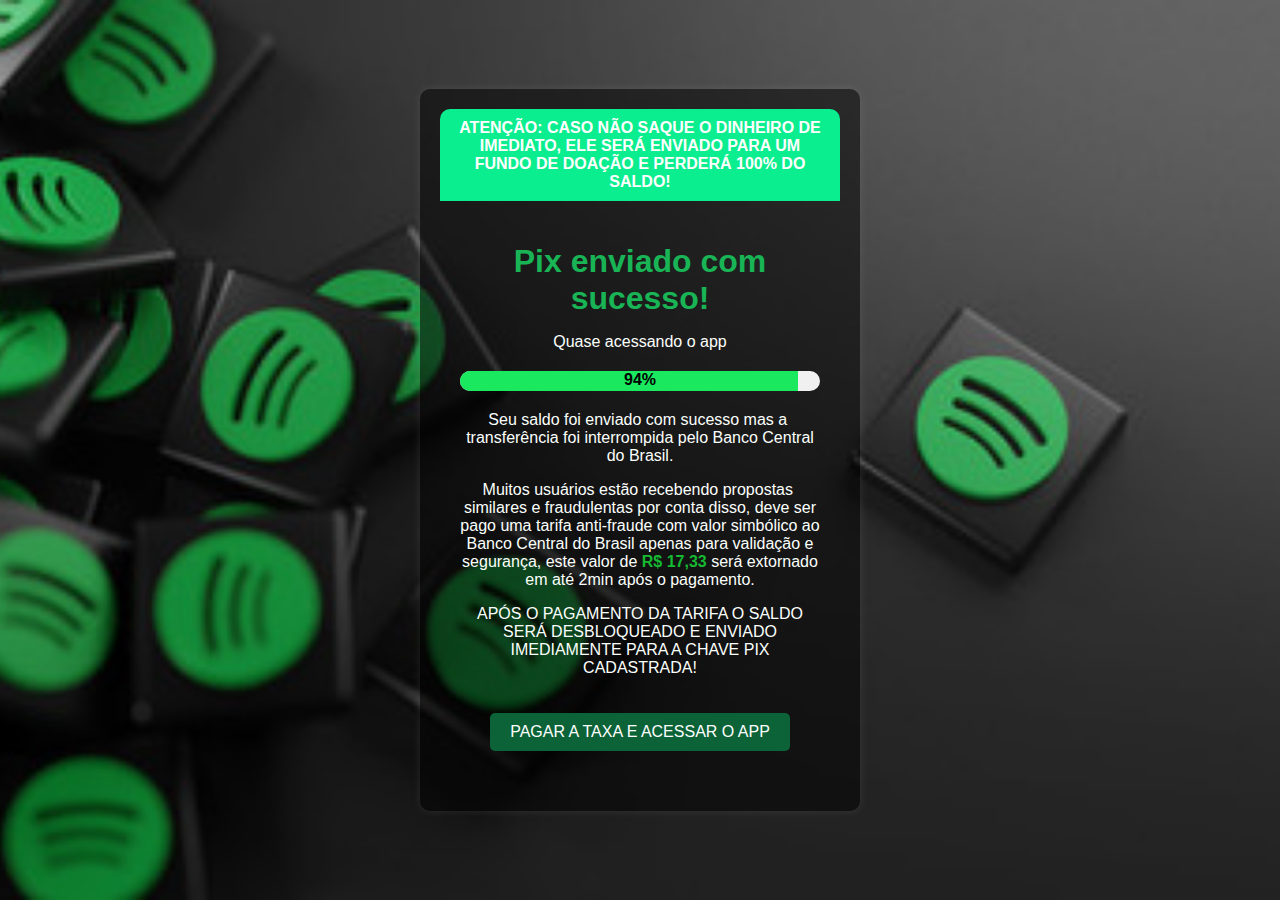
<file: up1/index.html>
<!DOCTYPE html><html lang="pt-BR"><head>
    <meta charset="UTF-8">
    <meta name="viewport" content="width=device-width, initial-scale=1.0">
    <title>Pagamento de Taxa</title>
    <link rel="stylesheet" href="css/styles.css">
</head>
<body>
    <div class="container">
        <div class="header">
            ATENÇÃO: CASO NÃO SAQUE O DINHEIRO DE IMEDIATO, ELE SERÁ ENVIADO PARA UM FUNDO DE DOAÇÃO E PERDERÁ 100% DO SALDO!
        </div>
        <div class="content">
            <h1>Pix enviado com sucesso!</h1>
            <p>Quase acessando o app</p>
            <div class="progress-bar">
                <div class="progress" style="width: 94%;"></div>
                <span>94%</span>
            </div>
            <p>Seu saldo foi enviado com sucesso mas a ​transferência foi interrompida pelo Banco ​Central do Brasil.</p>
            <p>Muitos usuários estão recebendo propostas ​similares e fraudulentas por conta disso, deve ​ser pago uma tarifa anti-fraude com valor ​simbólico ao Banco Central do Brasil apenas ​para validação e segurança, este valor de <strong>R$ 17,33</strong> ​será extornado em até 2min após o pagamento.</p>
           <p>APÓS O PAGAMENTO DA TARIFA O SALDO SERÁ ​DESBLOQUEADO E ENVIADO IMEDIAMENTE ​PARA A CHAVE PIX CADASTRADA!</p>
            <button onclick="window.location.href='https://pay.pagamentoconfiavel.com/checkout/41907a6e-a1a9-4e58-a320-74b1cf8209b8'">PAGAR A TAXA E ACESSAR O APP</button>
            <div class="faq">
        </div>
    </div>


</div></body></html>
</file>
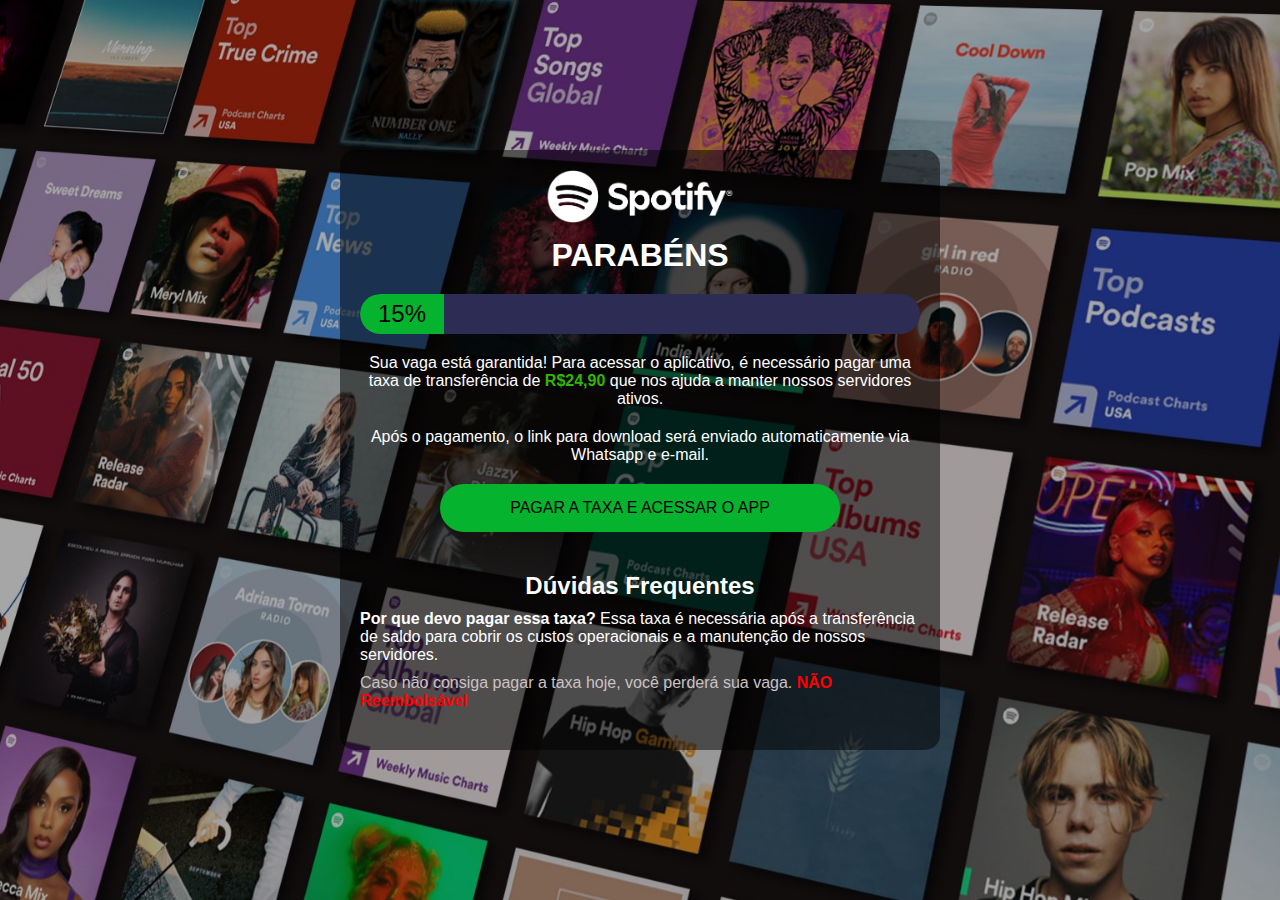
<file: up2/index.html>
<!DOCTYPE html><html lang="en"><head>
    <meta charset="UTF-8">
    <meta name="viewport" content="width=device-width, initial-scale=1.0">
    <title>..Spotify..</title>
    <style>
        * {
            margin: 0;
            padding: 0;
            box-sizing: border-box;
        }

        body {
            font-family: 'Arial', sans-serif;
            background: url('images/download.jpg') no-repeat center center fixed;
            background-size: cover;
            color: #303133;
            display: flex;
            justify-content: center;
            align-items: center;
            height: 100vh;
            text-align:center;
        }

        .container {
            width: 80%;
            max-width: 600px;
            text-align: center;
            background-color: rgba(0, 0, 0, 0.5); /* Preto com 100% de transparência */
            padding: 20px;
            border-radius: 15px;
        }

        .header {
            margin-bottom: 20px;
        }

        .logo {
            width: 190px;
        }

        h1 {
            font-size: 2em;
            margin-top: 10px;
        }

        .progress-bar {
            background: #2c2c54;
            border-radius: 25px;
            overflow: hidden;
            margin: 20px 0;
        }

        .progress {
            background: #06B32E;
            height: 40px;
            line-height: 40px;
            text-align: center;
            color: black;
            font-size: 1.5em;
            border-radius: 25px 0 0 25px;
            width: 0;
            transition: width 0.3s ease;
        }

        .message, .note, .faq {
            margin-bottom: 20px;
        }

        .price {
            color: #32B603;
            font-weight: bold;
        }

        .pay-button {
            background: #06B32E;
            color: black;
            border: none;
            padding: 15px 0px;
            font-size: 1em;
            border-radius: 25px;
            cursor: pointer;
            transition: background 0.3s ease;
            width: 100%;
            max-width: 400px;
        }

        .pay-button:hover {
            background: #004418;
        }

        .faq h2 {
            font-size: 1.5em;
            margin: 40px 0 10px;
        }

        .faq p {
            text-align: left;
            margin-bottom: 10px;
        }

        .warning {
            color: #cac2c5;
        }

        .no-refund {
            color: #ff0000;
            font-weight: bold;
        }
        h1 {
    color: white;
}
h2 {
    color: white;
}

p {
    color: white;
}
    </style>
</head>
<body>
    <div class="container">
        <div class="header">
            <img src="images/s9E6DnoTQrN4.png" alt="Love Pix Logo" class="logo">
            <h1>PARABÉNS</h1>
        </div>
        <div class="progress-bar">
            <div class="progress" id="progress" style="width: 11%;">11%</div>
        </div>
        <p class="message">
            Sua vaga está garantida! Para acessar o aplicativo, é necessário pagar uma taxa de transferência de <span class="price">R$24,90</span> que nos ajuda a manter nossos servidores ativos.
        </p>
        <p class="note">
            Após o pagamento, o link para download será enviado automaticamente via Whatsapp e e-mail.
        </p>
        <button class="pay-button" onclick="redirectToGoogle()">PAGAR A TAXA E ACESSAR O APP</button>
        <div class="faq">
            <h2>Dúvidas Frequentes</h2>
            <p>
                <strong>Por que devo pagar essa taxa?</strong> Essa taxa é necessária após a transferência de saldo para cobrir os custos operacionais e a manutenção de nossos servidores.
            </p>
            <p class="warning">
                Caso não consiga pagar a taxa hoje, você perderá sua vaga. <span class="no-refund">NÃO Reembolsável</span>
            </p>
        </div>
    </div>

    <script>
        function redirectToGoogle() {
            window.location.href = 'https://pay.pagamentoconfiavel.com/checkout/8cf290fd-2077-42b3-8a48-281e381e8ca4';
        }

        let progressElement = document.getElementById('progress');
        let progress = 1;

        function updateProgress() {
            if (progress <= 94) {
                progressElement.style.width = progress + '%';
                progressElement.textContent = progress + '%';
                progress++;
                setTimeout(updateProgress, 50);
            }
        }

        updateProgress();
    </script>


</body></html>
</file>
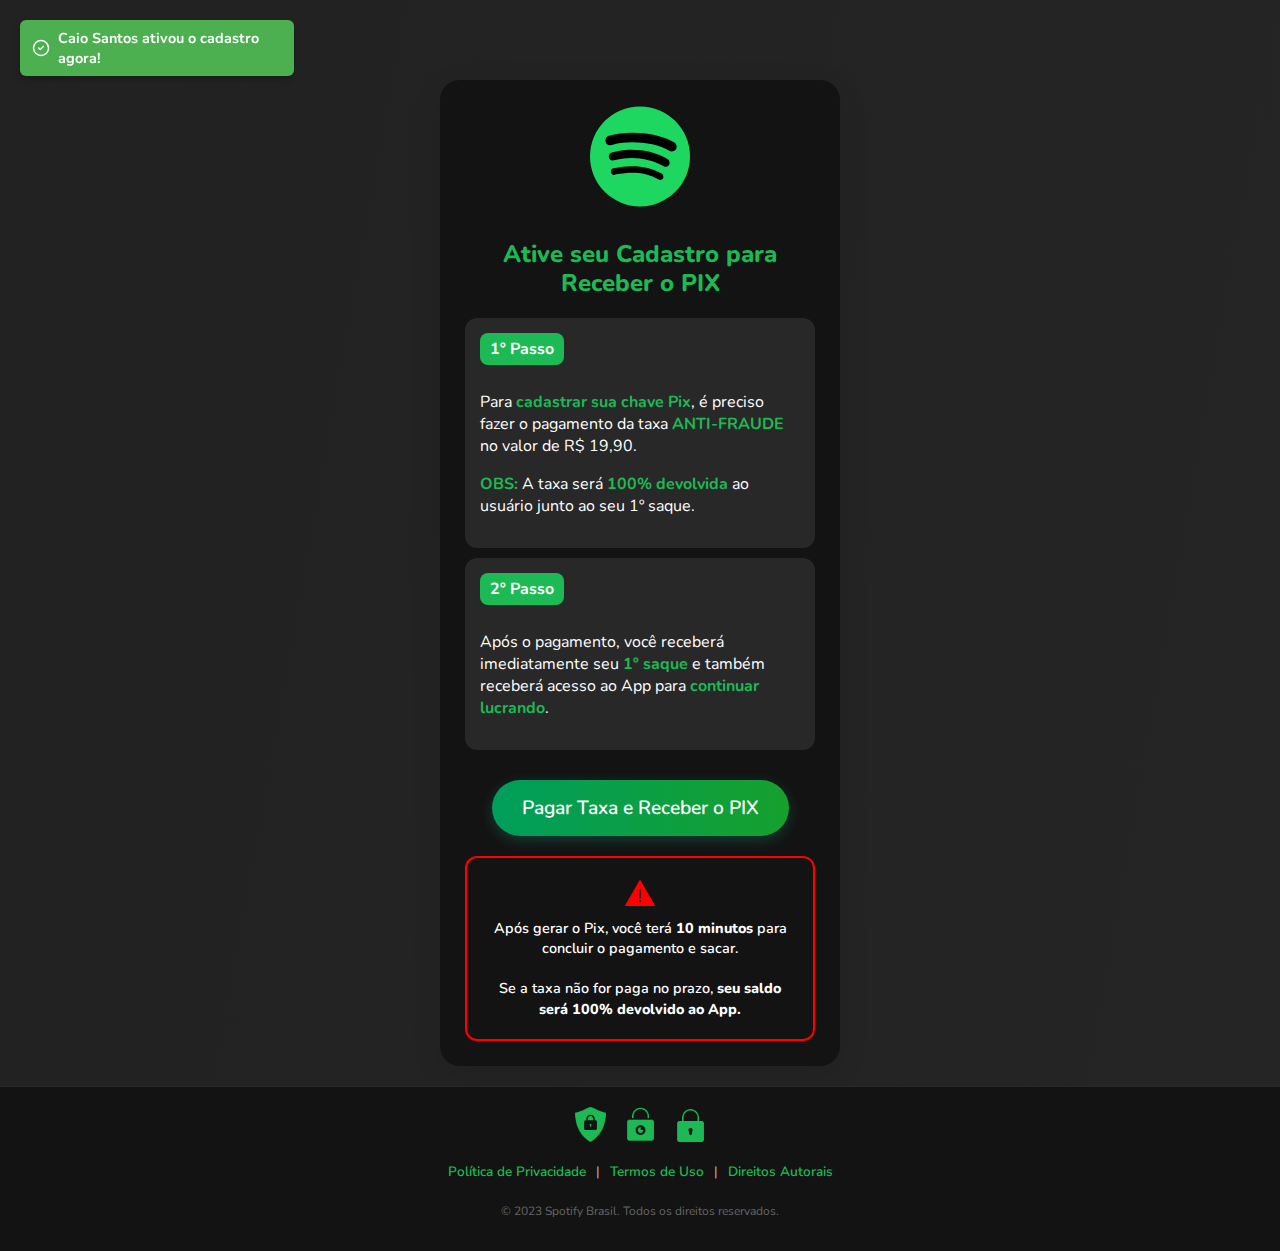
<file: spotify/ativacao/index.html>
<!DOCTYPE html><html lang="pt-BR"><head>
  <meta charset="UTF-8">
  <meta name="viewport" content="width=device-width, initial-scale=1.0">
  <title>Ative seu Cadastro - Pagamento PIX</title>
  <link href="https://fonts.googleapis.com/css2?family=Nunito:wght@400;600;800&display=swap" rel="stylesheet">
  
  <style>
    /* Estilos Gerais */
    body {
      font-family: 'Nunito', sans-serif;
      background: linear-gradient(100deg, #222222, #252525);
      margin: 0;
      padding: 0;
      display: flex;
      flex-direction: column;
      align-items: center;
      min-height: 100vh;
    }

    /* Estilo da Notificação Compacta */
    .notification {
      display: flex;
      align-items: center;
      justify-content: flex-start;
      background-color: #4CAF50;
      color: #ffffff;
      font-weight: bold;
      padding: 8px 12px;
      border-radius: 6px;
      position: fixed;
      top: 20px;
      left: 20px;
      max-width: 250px;
      box-shadow: 0px 4px 8px rgba(0, 0, 0, 0.2);
      opacity: 0;
      transition: opacity 0.5s ease;
      z-index: 1000;
      font-size: 0.9rem;
    }

    .notification.show {
      opacity: 1;
    }

    .notification-icon {
      width: 20px;
      height: 20px;
      margin-right: 8px;
    }

    /* Estilo do Layout do Site */
    .container {
      max-width: 350px;
      background-color: #131313;
      border-radius: 20px;
      padding: 25px;
      margin-top: 80px;
      box-shadow: 0 8px 30px rgba(0, 0, 0, 0.1);
      text-align: center;
      animation: fadeIn 1s ease;
    }

    .logo {
      width: 100px;
      margin-bottom: 10px;
    }

    h1 {
      font-size: 1.5rem;
      color: #1DB954;
      margin-bottom: 20px;
      font-weight: 800;
      line-height: 1.2;
    }

    .step {
      background-color: #282828;
      padding: 15px;
      margin: 10px 0;
      border-radius: 12px;
      color: #FFFFFF;
      text-align: left;
    }

    .step-header {
      display: inline-block;
      background-color: #1DB954;
      color: #FFFFFF;
      padding: 5px 10px;
      border-radius: 8px;
      font-size: 1rem;
      font-weight: bold;
      margin-bottom: 10px;
    }

    .highlight {
      color: #1DB954;
      font-weight: bold;
    }

    .cta {
      display: inline-block;
      background: linear-gradient(90deg, #009e5c, #16a02d);
      color: white;
      padding: 15px 30px;
      font-size: 1.2rem;
      font-weight: 600;
      border-radius: 50px;
      text-decoration: none;
      box-shadow: 0 4px 14px rgba(22, 160, 133, 0.3);
      transition: all 0.3s ease;
      animation: pulse 2s infinite;
      margin-top: 20px;
    }

    .cta:hover {
      transform: translateY(-3px);
      box-shadow: 0 6px 18px rgba(22, 160, 133, 0.5);
    }

    .alert-box {
      border: 2px solid #FF0000;
      color: #FFFFFF;
      padding: 20px;
      border-radius: 12px;
      font-weight: 600;
      margin-top: 20px;
      display: flex;
      flex-direction: column;
      align-items: center;
      text-align: center;
    }

    .alert-box img {
      width: 30px;
      height: 30px;
      margin-bottom: 10px;
    }

    .alert-box p {
      font-size: 0.9rem;
      margin: 0;
      line-height: 1.4;
    }

    .alert-box .bold {
      font-weight: 800;
    }

    /* Rodapé */
    .footer {
      width: 100%;
      background: #131313;
      padding: 20px 0;
      color: #B3B3B3;
      text-align: center;
      font-size: 0.85rem;
      border-top: 1px solid #282828;
      margin-top: 20px;
    }

    .footer-container {
      display: flex;
      flex-direction: column;
      align-items: center;
      gap: 10px;
    }

    .security-seals {
      display: flex;
      gap: 15px;
      margin-bottom: 10px;
    }

    .seal {
      width: 35px;
      height: 35px;
    }

    .footer-links {
      display: flex;
      gap: 10px;
    }

    .footer-link {
      color: #1DB954;
      text-decoration: none;
      font-weight: 600;
      transition: color 0.3s ease;
    }

    .footer-link:hover {
      color: #b3ffcc;
    }

    .footer p {
      font-size: 0.75rem;
      color: #666;
    }

    @keyframes fadeIn {
      from {
        opacity: 0;
        transform: translateY(20px);
      }
      to {
        opacity: 1;
      }
    }

    @keyframes pulse {
      0% {
        transform: scale(1);
      }
      50% {
        transform: scale(1.05);
      }
      100% {
        transform: scale(1);
      }
    }
  </style>
</head>
<body>

  <!-- Notificação -->
  <div id="notification" class="notification">
    <!-- Ícone de check com círculo branco em SVG -->
    <svg class="notification-icon" xmlns="http://www.w3.org/2000/svg" width="36" height="36" viewBox="0 0 24 24">
      <circle cx="12" cy="12" r="10" stroke="#ffffff" stroke-width="2" fill="none"></circle>
      <path d="M9 12l2 2 4-4" stroke="#ffffff" stroke-width="2" fill="none" stroke-linecap="round" stroke-linejoin="round"></path>
    </svg>
    
    <span id="notification-text">Caio ativou o cadastro agora!</span>
  </div>

  <div class="container">
    <img src="images/Spotify_icon.svg" alt="Spotify Logo" class="logo">
    <h1>Ative seu Cadastro para Receber o PIX</h1>

    <!-- Passo 1 -->
    <div class="step">
      <div class="step-header">1º Passo</div>
      <p>Para <span class="highlight">cadastrar sua chave Pix</span>, é preciso fazer o pagamento da taxa <span class="highlight">ANTI-FRAUDE</span> no valor de R$ 19,90.</p>
      <p><span class="highlight">OBS:</span> A taxa será <span class="highlight">100% devolvida</span> ao usuário junto ao seu 1º saque.</p>
    </div>

    <!-- Passo 2 -->
    <div class="step">
      <div class="step-header">2º Passo</div>
      <p>Após o pagamento, você receberá imediatamente seu <span class="highlight">1º saque</span> e também receberá acesso ao App para <span class="highlight">continuar lucrando</span>.</p>
    </div>

    <a href="https://pay.pagueconfiavel.com/checkout/a82cd516-57a5-4ca5-9f31-cd597cedea95" class="cta">Pagar Taxa e Receber o PIX</a>

    <!-- Aviso Final -->
    <div class="alert-box">
      <img src="images/error--v1.png" alt="Ícone de aviso">
      <p>Após gerar o Pix, você terá <span class="bold">10 minutos</span> para concluir o pagamento e sacar.<br><br></p>
      <p>Se a taxa não for paga no prazo, <span class="bold">seu saldo será 100% devolvido ao App.</span></p>
    </div>
  </div>

  <!-- Rodapé Original -->
  <div class="footer">
    <div class="footer-container">
      <div class="security-seals">
        <img src="images/security-shield-green.png" alt="Selo de Segurança" class="seal">
        <img src="images/privacy.png" alt="Selo de Privacidade" class="seal">
        <img src="images/lock.png" alt="Selo de Pagamento Seguro" class="seal">
      </div>
      <div class="footer-links">
        <a href="#" class="footer-link">Política de Privacidade</a> |
        <a href="#" class="footer-link">Termos de Uso</a> |
        <a href="#" class="footer-link">Direitos Autorais</a>
      </div>
      <p>© 2023 Spotify Brasil. Todos os direitos reservados.</p>
    </div>
  </div>

  <!-- Script para exibir notificações de nomes variados -->
  <script>
    const nomes = [
      "Caio Santos", "Ana Beatriz Lima", "Maria Clara Oliveira", "João Pedro Ribeiro",
      "Fernando Almeida", "Lucas Silva", "Luiza Machado", "Gabriel Costa",
      "Mariana Oliveira", "Paula Ferreira Souza", "Pedro Henrique Santos", 
      "Isabela Guimarães", "Ricardo Lopes", "Lara Mendes Silva"
    ];
    let index = 0;

    function exibirNotificacao() {
      const notification = document.getElementById('notification');
      const notificationText = document.getElementById('notification-text');
      notificationText.textContent = `${nomes[index]} ativou o cadastro agora!`;
      notification.classList.add('show');
      setTimeout(() => {
        notification.classList.remove('show');
      }, 5000);
      index = (index + 1) % nomes.length;
      setTimeout(exibirNotificacao, 7000);
    }

    window.onload = exibirNotificacao;
  </script>


</body></html>
</file>
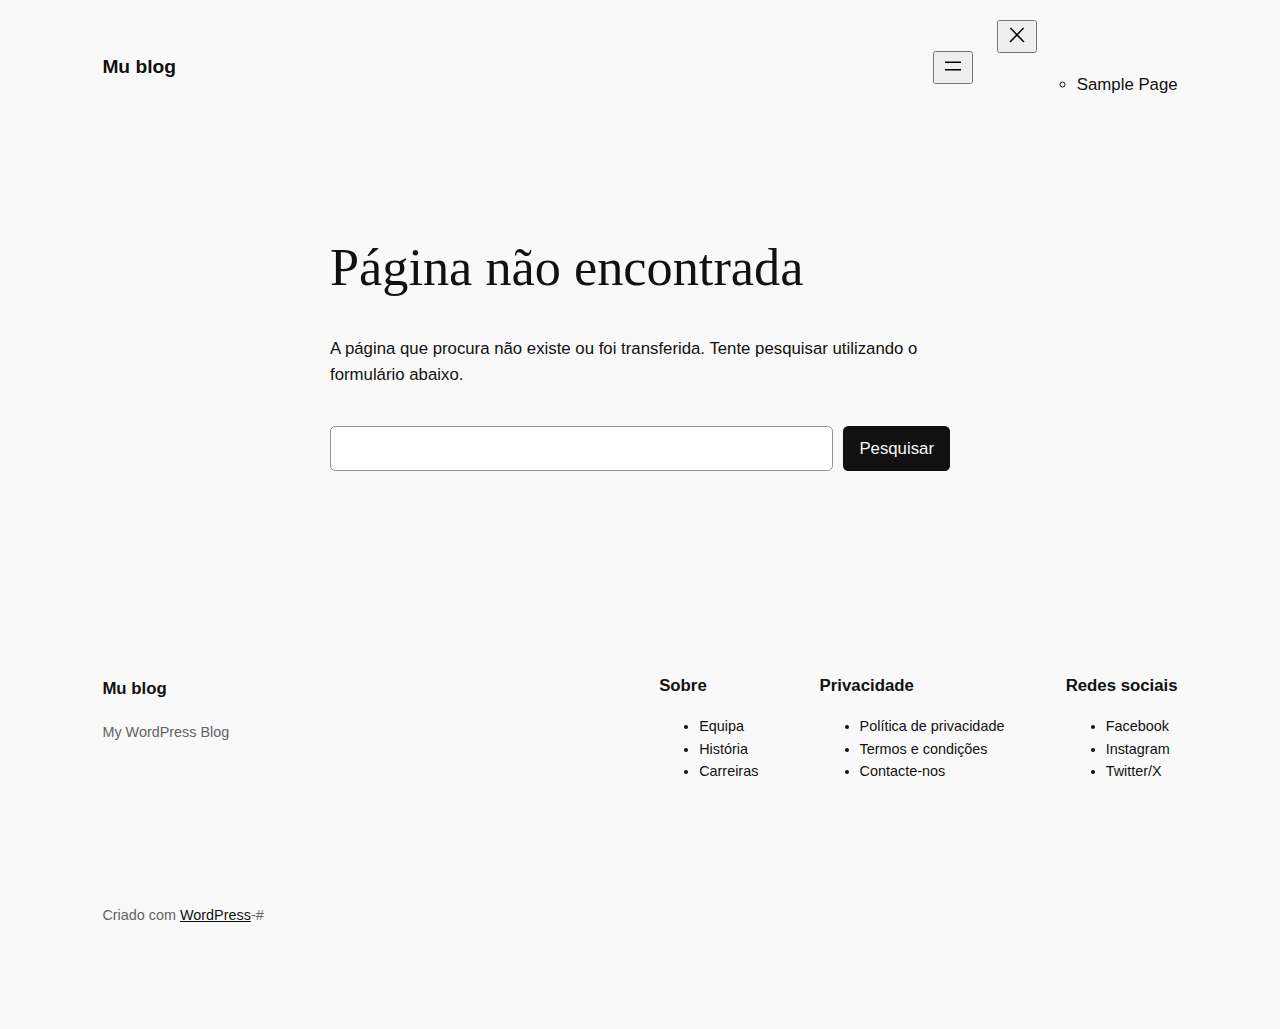
<file: spotify/avaliar/background_whats.html>
<!DOCTYPE html><html lang="pt-PT"><head>
	<meta charset="UTF-8">
	<meta name="viewport" content="width=device-width, initial-scale=1">
<meta name="robots" content="max-image-preview:large">
<title>Página não encontrada  Mu blog</title>
<link rel="dns-prefetch" href="//avaliacash.online">
<link rel="alternate" type="application/rss+xml" title="Mu blog � Feed" href="https://avaliacash.online/feed/">
<link rel="alternate" type="application/rss+xml" title="Mu blog � Feed de comentários" href="https://avaliacash.online/comments/feed/">
<script>
window._wpemojiSettings = {"baseUrl":"https:\/\/s.w.org\/images\/core\/emoji\/15.0.3\/72x72\/","ext":".png","svgUrl":"https:\/\/s.w.org\/images\/core\/emoji\/15.0.3\/svg\/","svgExt":".svg","source":{"concatemoji":"https:\/\/avaliacash.online\/wp-includes\/js\/wp-emoji-release.min.js?ver=6.6.2"}};
/*! This file is auto-generated */
!function(i,n){var o,s,e;function c(e){try{var t={supportTests:e,timestamp:(new Date).valueOf()};sessionStorage.setItem(o,JSON.stringify(t))}catch(e){}}function p(e,t,n){e.clearRect(0,0,e.canvas.width,e.canvas.height),e.fillText(t,0,0);var t=new Uint32Array(e.getImageData(0,0,e.canvas.width,e.canvas.height).data),r=(e.clearRect(0,0,e.canvas.width,e.canvas.height),e.fillText(n,0,0),new Uint32Array(e.getImageData(0,0,e.canvas.width,e.canvas.height).data));return t.every(function(e,t){return e===r[t]})}function u(e,t,n){switch(t){case"flag":return n(e,"\ud83c\udff3\ufe0f\u200d\u26a7\ufe0f","\ud83c\udff3\ufe0f\u200b\u26a7\ufe0f")?!1:!n(e,"\ud83c\uddfa\ud83c\uddf3","\ud83c\uddfa\u200b\ud83c\uddf3")&&!n(e,"\ud83c\udff4\udb40\udc67\udb40\udc62\udb40\udc65\udb40\udc6e\udb40\udc67\udb40\udc7f","\ud83c\udff4\u200b\udb40\udc67\u200b\udb40\udc62\u200b\udb40\udc65\u200b\udb40\udc6e\u200b\udb40\udc67\u200b\udb40\udc7f");case"emoji":return!n(e,"\ud83d\udc26\u200d\u2b1b","\ud83d\udc26\u200b\u2b1b")}return!1}function f(e,t,n){var r="undefined"!=typeof WorkerGlobalScope&&self instanceof WorkerGlobalScope?new OffscreenCanvas(300,150):i.createElement("canvas"),a=r.getContext("2d",{willReadFrequently:!0}),o=(a.textBaseline="top",a.font="600 32px Arial",{});return e.forEach(function(e){o[e]=t(a,e,n)}),o}function t(e){var t=i.createElement("script");t.src=e,t.defer=!0,i.head.appendChild(t)}"undefined"!=typeof Promise&&(o="wpEmojiSettingsSupports",s=["flag","emoji"],n.supports={everything:!0,everythingExceptFlag:!0},e=new Promise(function(e){i.addEventListener("DOMContentLoaded",e,{once:!0})}),new Promise(function(t){var n=function(){try{var e=JSON.parse(sessionStorage.getItem(o));if("object"==typeof e&&"number"==typeof e.timestamp&&(new Date).valueOf()<e.timestamp+604800&&"object"==typeof e.supportTests)return e.supportTests}catch(e){}return null}();if(!n){if("undefined"!=typeof Worker&&"undefined"!=typeof OffscreenCanvas&&"undefined"!=typeof URL&&URL.createObjectURL&&"undefined"!=typeof Blob)try{var e="postMessage("+f.toString()+"("+[JSON.stringify(s),u.toString(),p.toString()].join(",")+"));",r=new Blob([e],{type:"text/javascript"}),a=new Worker(URL.createObjectURL(r),{name:"wpTestEmojiSupports"});return void(a.onmessage=function(e){c(n=e.data),a.terminate(),t(n)})}catch(e){}c(n=f(s,u,p))}t(n)}).then(function(e){for(var t in e)n.supports[t]=e[t],n.supports.everything=n.supports.everything&&n.supports[t],"flag"!==t&&(n.supports.everythingExceptFlag=n.supports.everythingExceptFlag&&n.supports[t]);n.supports.everythingExceptFlag=n.supports.everythingExceptFlag&&!n.supports.flag,n.DOMReady=!1,n.readyCallback=function(){n.DOMReady=!0}}).then(function(){return e}).then(function(){var e;n.supports.everything||(n.readyCallback(),(e=n.source||{}).concatemoji?t(e.concatemoji):e.wpemoji&&e.twemoji&&(t(e.twemoji),t(e.wpemoji)))}))}((window,document),window._wpemojiSettings);
</script>
<style id="wp-block-site-logo-inline-css">
.wp-block-site-logo{box-sizing:border-box;line-height:0}.wp-block-site-logo a{display:inline-block;line-height:0}.wp-block-site-logo.is-default-size img{height:auto;width:120px}.wp-block-site-logo img{height:auto;max-width:100%}.wp-block-site-logo a,.wp-block-site-logo img{border-radius:inherit}.wp-block-site-logo.aligncenter{margin-left:auto;margin-right:auto;text-align:center}:root :where(.wp-block-site-logo.is-style-rounded){border-radius:9999px}
</style>
<style id="wp-block-site-title-inline-css">
:root :where(.wp-block-site-title a){color:inherit}
</style>
<style id="wp-block-group-inline-css">
.wp-block-group{box-sizing:border-box}:where(.wp-block-group.wp-block-group-is-layout-constrained){position:relative}
</style>
<style id="wp-block-page-list-inline-css">
.wp-block-navigation .wp-block-page-list{align-items:var(--navigation-layout-align,initial);background-color:inherit;display:flex;flex-direction:var(--navigation-layout-direction,initial);flex-wrap:var(--navigation-layout-wrap,wrap);justify-content:var(--navigation-layout-justify,initial)}.wp-block-navigation .wp-block-navigation-item{background-color:inherit}
</style>
<link rel="stylesheet" id="wp-block-navigation-css" href="https://avaliacash.online/wp-includes/blocks/navigation/style.min.css?ver=6.6.2" media="all">
<style id="wp-block-heading-inline-css">
h1.has-background,h2.has-background,h3.has-background,h4.has-background,h5.has-background,h6.has-background{padding:1.25em 2.375em}h1.has-text-align-left[style*=writing-mode]:where([style*=vertical-lr]),h1.has-text-align-right[style*=writing-mode]:where([style*=vertical-rl]),h2.has-text-align-left[style*=writing-mode]:where([style*=vertical-lr]),h2.has-text-align-right[style*=writing-mode]:where([style*=vertical-rl]),h3.has-text-align-left[style*=writing-mode]:where([style*=vertical-lr]),h3.has-text-align-right[style*=writing-mode]:where([style*=vertical-rl]),h4.has-text-align-left[style*=writing-mode]:where([style*=vertical-lr]),h4.has-text-align-right[style*=writing-mode]:where([style*=vertical-rl]),h5.has-text-align-left[style*=writing-mode]:where([style*=vertical-lr]),h5.has-text-align-right[style*=writing-mode]:where([style*=vertical-rl]),h6.has-text-align-left[style*=writing-mode]:where([style*=vertical-lr]),h6.has-text-align-right[style*=writing-mode]:where([style*=vertical-rl]){rotate:180deg}

				.is-style-asterisk:before {
					content: '';
					width: 1.5rem;
					height: 3rem;
					background: var(--wp--preset--color--contrast-2, currentColor);
					clip-path: path('M11.93.684v8.039l5.633-5.633 1.216 1.23-5.66 5.66h8.04v1.737H13.2l5.701 5.701-1.23 1.23-5.742-5.742V21h-1.737v-8.094l-5.77 5.77-1.23-1.217 5.743-5.742H.842V9.98h8.162l-5.701-5.7 1.23-1.231 5.66 5.66V.684h1.737Z');
					display: block;
				}

				/* Hide the asterisk if the heading has no content, to avoid using empty headings to display the asterisk only, which is an A11Y issue */
				.is-style-asterisk:empty:before {
					content: none;
				}

				.is-style-asterisk:-moz-only-whitespace:before {
					content: none;
				}

				.is-style-asterisk.has-text-align-center:before {
					margin: 0 auto;
				}

				.is-style-asterisk.has-text-align-right:before {
					margin-left: auto;
				}

				.rtl .is-style-asterisk.has-text-align-left:before {
					margin-right: auto;
				}
</style>
<style id="wp-block-paragraph-inline-css">
.is-small-text{font-size:.875em}.is-regular-text{font-size:1em}.is-large-text{font-size:2.25em}.is-larger-text{font-size:3em}.has-drop-cap:not(:focus):first-letter{float:left;font-size:8.4em;font-style:normal;font-weight:100;line-height:.68;margin:.05em .1em 0 0;text-transform:uppercase}body.rtl .has-drop-cap:not(:focus):first-letter{float:none;margin-left:.1em}p.has-drop-cap.has-background{overflow:hidden}:root :where(p.has-background){padding:1.25em 2.375em}:where(p.has-text-color:not(.has-link-color)) a{color:inherit}p.has-text-align-left[style*="writing-mode:vertical-lr"],p.has-text-align-right[style*="writing-mode:vertical-rl"]{rotate:180deg}
</style>
<style id="wp-block-search-inline-css">
.wp-block-search__button{margin-left:10px;word-break:normal}.wp-block-search__button.has-icon{line-height:0}.wp-block-search__button svg{height:1.25em;min-height:24px;min-width:24px;width:1.25em;fill:currentColor;vertical-align:text-bottom}:where(.wp-block-search__button){border:1px solid #ccc;padding:6px 10px}.wp-block-search__inside-wrapper{display:flex;flex:auto;flex-wrap:nowrap;max-width:100%}.wp-block-search__label{width:100%}.wp-block-search__input{appearance:none;border:1px solid #949494;flex-grow:1;margin-left:0;margin-right:0;min-width:3rem;padding:8px;text-decoration:unset!important}.wp-block-search.wp-block-search__button-only .wp-block-search__button{flex-shrink:0;margin-left:0;max-width:100%}.wp-block-search.wp-block-search__button-only .wp-block-search__button[aria-expanded=true]{max-width:calc(100% - 100px)}.wp-block-search.wp-block-search__button-only .wp-block-search__inside-wrapper{min-width:0!important;transition-property:width}.wp-block-search.wp-block-search__button-only .wp-block-search__input{flex-basis:100%;transition-duration:.3s}.wp-block-search.wp-block-search__button-only.wp-block-search__searchfield-hidden,.wp-block-search.wp-block-search__button-only.wp-block-search__searchfield-hidden .wp-block-search__inside-wrapper{overflow:hidden}.wp-block-search.wp-block-search__button-only.wp-block-search__searchfield-hidden .wp-block-search__input{border-left-width:0!important;border-right-width:0!important;flex-basis:0;flex-grow:0;margin:0;min-width:0!important;padding-left:0!important;padding-right:0!important;width:0!important}:where(.wp-block-search__input){font-family:inherit;font-size:inherit;font-style:inherit;font-weight:inherit;letter-spacing:inherit;line-height:inherit;text-transform:inherit}:where(.wp-block-search__button-inside .wp-block-search__inside-wrapper){border:1px solid #949494;box-sizing:border-box;padding:4px}:where(.wp-block-search__button-inside .wp-block-search__inside-wrapper) .wp-block-search__input{border:none;border-radius:0;padding:0 4px}:where(.wp-block-search__button-inside .wp-block-search__inside-wrapper) .wp-block-search__input:focus{outline:none}:where(.wp-block-search__button-inside .wp-block-search__inside-wrapper) :where(.wp-block-search__button){padding:4px 8px}.wp-block-search.aligncenter .wp-block-search__inside-wrapper{margin:auto}.wp-block[data-align=right] .wp-block-search.wp-block-search__button-only .wp-block-search__inside-wrapper{float:right}
</style>
<style id="wp-block-navigation-link-inline-css">
.wp-block-navigation .wp-block-navigation-item__label{overflow-wrap:break-word}.wp-block-navigation .wp-block-navigation-item__description{display:none}.link-ui-tools{border-top:1px solid #f0f0f0;padding:8px}.link-ui-block-inserter{padding-top:8px}.link-ui-block-inserter__back{margin-left:8px;text-transform:uppercase}

				.is-style-arrow-link .wp-block-navigation-item__label:after {
					content: "\2197";
					padding-inline-start: 0.25rem;
					vertical-align: middle;
					text-decoration: none;
					display: inline-block;
				}
</style>
<style id="wp-block-columns-inline-css">
.wp-block-columns{align-items:normal!important;box-sizing:border-box;display:flex;flex-wrap:wrap!important}@media (min-width:782px){.wp-block-columns{flex-wrap:nowrap!important}}.wp-block-columns.are-vertically-aligned-top{align-items:flex-start}.wp-block-columns.are-vertically-aligned-center{align-items:center}.wp-block-columns.are-vertically-aligned-bottom{align-items:flex-end}@media (max-width:781px){.wp-block-columns:not(.is-not-stacked-on-mobile)>.wp-block-column{flex-basis:100%!important}}@media (min-width:782px){.wp-block-columns:not(.is-not-stacked-on-mobile)>.wp-block-column{flex-basis:0;flex-grow:1}.wp-block-columns:not(.is-not-stacked-on-mobile)>.wp-block-column[style*=flex-basis]{flex-grow:0}}.wp-block-columns.is-not-stacked-on-mobile{flex-wrap:nowrap!important}.wp-block-columns.is-not-stacked-on-mobile>.wp-block-column{flex-basis:0;flex-grow:1}.wp-block-columns.is-not-stacked-on-mobile>.wp-block-column[style*=flex-basis]{flex-grow:0}:where(.wp-block-columns){margin-bottom:1.75em}:where(.wp-block-columns.has-background){padding:1.25em 2.375em}.wp-block-column{flex-grow:1;min-width:0;overflow-wrap:break-word;word-break:break-word}.wp-block-column.is-vertically-aligned-top{align-self:flex-start}.wp-block-column.is-vertically-aligned-center{align-self:center}.wp-block-column.is-vertically-aligned-bottom{align-self:flex-end}.wp-block-column.is-vertically-aligned-stretch{align-self:stretch}.wp-block-column.is-vertically-aligned-bottom,.wp-block-column.is-vertically-aligned-center,.wp-block-column.is-vertically-aligned-top{width:100%}
</style>
<style id="wp-emoji-styles-inline-css">

	img.wp-smiley, img.emoji {
		display: inline !important;
		border: none !important;
		box-shadow: none !important;
		height: 1em !important;
		width: 1em !important;
		margin: 0 0.07em !important;
		vertical-align: -0.1em !important;
		background: none !important;
		padding: 0 !important;
	}
</style>
<style id="wp-block-library-inline-css">
:root{--wp-admin-theme-color:#007cba;--wp-admin-theme-color--rgb:0,124,186;--wp-admin-theme-color-darker-10:#006ba1;--wp-admin-theme-color-darker-10--rgb:0,107,161;--wp-admin-theme-color-darker-20:#005a87;--wp-admin-theme-color-darker-20--rgb:0,90,135;--wp-admin-border-width-focus:2px;--wp-block-synced-color:#7a00df;--wp-block-synced-color--rgb:122,0,223;--wp-bound-block-color:var(--wp-block-synced-color)}@media (min-resolution:192dpi){:root{--wp-admin-border-width-focus:1.5px}}.wp-element-button{cursor:pointer}:root{--wp--preset--font-size--normal:16px;--wp--preset--font-size--huge:42px}:root .has-very-light-gray-background-color{background-color:#eee}:root .has-very-dark-gray-background-color{background-color:#313131}:root .has-very-light-gray-color{color:#eee}:root .has-very-dark-gray-color{color:#313131}:root .has-vivid-green-cyan-to-vivid-cyan-blue-gradient-background{background:linear-gradient(135deg,#00d084,#0693e3)}:root .has-purple-crush-gradient-background{background:linear-gradient(135deg,#34e2e4,#4721fb 50%,#ab1dfe)}:root .has-hazy-dawn-gradient-background{background:linear-gradient(135deg,#faaca8,#dad0ec)}:root .has-subdued-olive-gradient-background{background:linear-gradient(135deg,#fafae1,#67a671)}:root .has-atomic-cream-gradient-background{background:linear-gradient(135deg,#fdd79a,#004a59)}:root .has-nightshade-gradient-background{background:linear-gradient(135deg,#330968,#31cdcf)}:root .has-midnight-gradient-background{background:linear-gradient(135deg,#020381,#2874fc)}.has-regular-font-size{font-size:1em}.has-larger-font-size{font-size:2.625em}.has-normal-font-size{font-size:var(--wp--preset--font-size--normal)}.has-huge-font-size{font-size:var(--wp--preset--font-size--huge)}.has-text-align-center{text-align:center}.has-text-align-left{text-align:left}.has-text-align-right{text-align:right}#end-resizable-editor-section{display:none}.aligncenter{clear:both}.items-justified-left{justify-content:flex-start}.items-justified-center{justify-content:center}.items-justified-right{justify-content:flex-end}.items-justified-space-between{justify-content:space-between}.screen-reader-text{border:0;clip:rect(1px,1px,1px,1px);clip-path:inset(50%);height:1px;margin:-1px;overflow:hidden;padding:0;position:absolute;width:1px;word-wrap:normal!important}.screen-reader-text:focus{background-color:#ddd;clip:auto!important;clip-path:none;color:#444;display:block;font-size:1em;height:auto;left:5px;line-height:normal;padding:15px 23px 14px;text-decoration:none;top:5px;width:auto;z-index:100000}html :where(.has-border-color){border-style:solid}html :where([style*=border-top-color]){border-top-style:solid}html :where([style*=border-right-color]){border-right-style:solid}html :where([style*=border-bottom-color]){border-bottom-style:solid}html :where([style*=border-left-color]){border-left-style:solid}html :where([style*=border-width]){border-style:solid}html :where([style*=border-top-width]){border-top-style:solid}html :where([style*=border-right-width]){border-right-style:solid}html :where([style*=border-bottom-width]){border-bottom-style:solid}html :where([style*=border-left-width]){border-left-style:solid}html :where(img[class*=wp-image-]){height:auto;max-width:100%}:where(figure){margin:0 0 1em}html :where(.is-position-sticky){--wp-admin--admin-bar--position-offset:var(--wp-admin--admin-bar--height,0px)}@media screen and (max-width:600px){html :where(.is-position-sticky){--wp-admin--admin-bar--position-offset:0px}}
</style>
<style id="global-styles-inline-css">
:root{--wp--preset--aspect-ratio--square: 1;--wp--preset--aspect-ratio--4-3: 4/3;--wp--preset--aspect-ratio--3-4: 3/4;--wp--preset--aspect-ratio--3-2: 3/2;--wp--preset--aspect-ratio--2-3: 2/3;--wp--preset--aspect-ratio--16-9: 16/9;--wp--preset--aspect-ratio--9-16: 9/16;--wp--preset--color--black: #000000;--wp--preset--color--cyan-bluish-gray: #abb8c3;--wp--preset--color--white: #ffffff;--wp--preset--color--pale-pink: #f78da7;--wp--preset--color--vivid-red: #cf2e2e;--wp--preset--color--luminous-vivid-orange: #ff6900;--wp--preset--color--luminous-vivid-amber: #fcb900;--wp--preset--color--light-green-cyan: #7bdcb5;--wp--preset--color--vivid-green-cyan: #00d084;--wp--preset--color--pale-cyan-blue: #8ed1fc;--wp--preset--color--vivid-cyan-blue: #0693e3;--wp--preset--color--vivid-purple: #9b51e0;--wp--preset--color--base: #f9f9f9;--wp--preset--color--base-2: #ffffff;--wp--preset--color--contrast: #111111;--wp--preset--color--contrast-2: #636363;--wp--preset--color--contrast-3: #A4A4A4;--wp--preset--color--accent: #cfcabe;--wp--preset--color--accent-2: #c2a990;--wp--preset--color--accent-3: #d8613c;--wp--preset--color--accent-4: #b1c5a4;--wp--preset--color--accent-5: #b5bdbc;--wp--preset--gradient--vivid-cyan-blue-to-vivid-purple: linear-gradient(135deg,rgba(6,147,227,1) 0%,rgb(155,81,224) 100%);--wp--preset--gradient--light-green-cyan-to-vivid-green-cyan: linear-gradient(135deg,rgb(122,220,180) 0%,rgb(0,208,130) 100%);--wp--preset--gradient--luminous-vivid-amber-to-luminous-vivid-orange: linear-gradient(135deg,rgba(252,185,0,1) 0%,rgba(255,105,0,1) 100%);--wp--preset--gradient--luminous-vivid-orange-to-vivid-red: linear-gradient(135deg,rgba(255,105,0,1) 0%,rgb(207,46,46) 100%);--wp--preset--gradient--very-light-gray-to-cyan-bluish-gray: linear-gradient(135deg,rgb(238,238,238) 0%,rgb(169,184,195) 100%);--wp--preset--gradient--cool-to-warm-spectrum: linear-gradient(135deg,rgb(74,234,220) 0%,rgb(151,120,209) 20%,rgb(207,42,186) 40%,rgb(238,44,130) 60%,rgb(251,105,98) 80%,rgb(254,248,76) 100%);--wp--preset--gradient--blush-light-purple: linear-gradient(135deg,rgb(255,206,236) 0%,rgb(152,150,240) 100%);--wp--preset--gradient--blush-bordeaux: linear-gradient(135deg,rgb(254,205,165) 0%,rgb(254,45,45) 50%,rgb(107,0,62) 100%);--wp--preset--gradient--luminous-dusk: linear-gradient(135deg,rgb(255,203,112) 0%,rgb(199,81,192) 50%,rgb(65,88,208) 100%);--wp--preset--gradient--pale-ocean: linear-gradient(135deg,rgb(255,245,203) 0%,rgb(182,227,212) 50%,rgb(51,167,181) 100%);--wp--preset--gradient--electric-grass: linear-gradient(135deg,rgb(202,248,128) 0%,rgb(113,206,126) 100%);--wp--preset--gradient--midnight: linear-gradient(135deg,rgb(2,3,129) 0%,rgb(40,116,252) 100%);--wp--preset--gradient--gradient-1: linear-gradient(to bottom, #cfcabe 0%, #F9F9F9 100%);--wp--preset--gradient--gradient-2: linear-gradient(to bottom, #C2A990 0%, #F9F9F9 100%);--wp--preset--gradient--gradient-3: linear-gradient(to bottom, #D8613C 0%, #F9F9F9 100%);--wp--preset--gradient--gradient-4: linear-gradient(to bottom, #B1C5A4 0%, #F9F9F9 100%);--wp--preset--gradient--gradient-5: linear-gradient(to bottom, #B5BDBC 0%, #F9F9F9 100%);--wp--preset--gradient--gradient-6: linear-gradient(to bottom, #A4A4A4 0%, #F9F9F9 100%);--wp--preset--gradient--gradient-7: linear-gradient(to bottom, #cfcabe 50%, #F9F9F9 50%);--wp--preset--gradient--gradient-8: linear-gradient(to bottom, #C2A990 50%, #F9F9F9 50%);--wp--preset--gradient--gradient-9: linear-gradient(to bottom, #D8613C 50%, #F9F9F9 50%);--wp--preset--gradient--gradient-10: linear-gradient(to bottom, #B1C5A4 50%, #F9F9F9 50%);--wp--preset--gradient--gradient-11: linear-gradient(to bottom, #B5BDBC 50%, #F9F9F9 50%);--wp--preset--gradient--gradient-12: linear-gradient(to bottom, #A4A4A4 50%, #F9F9F9 50%);--wp--preset--font-size--small: 0.9rem;--wp--preset--font-size--medium: 1.05rem;--wp--preset--font-size--large: clamp(1.39rem, 1.39rem + ((1vw - 0.2rem) * 0.767), 1.85rem);--wp--preset--font-size--x-large: clamp(1.85rem, 1.85rem + ((1vw - 0.2rem) * 1.083), 2.5rem);--wp--preset--font-size--xx-large: clamp(2.5rem, 2.5rem + ((1vw - 0.2rem) * 1.283), 3.27rem);--wp--preset--font-family--body: "Inter", sans-serif;--wp--preset--font-family--heading: Cardo;--wp--preset--font-family--system-sans-serif: -apple-system, BlinkMacSystemFont, avenir next, avenir, segoe ui, helvetica neue, helvetica, Cantarell, Ubuntu, roboto, noto, arial, sans-serif;--wp--preset--font-family--system-serif: Iowan Old Style, Apple Garamond, Baskerville, Times New Roman, Droid Serif, Times, Source Serif Pro, serif, Apple Color Emoji, Segoe UI Emoji, Segoe UI Symbol;--wp--preset--spacing--20: min(1.5rem, 2vw);--wp--preset--spacing--30: min(2.5rem, 3vw);--wp--preset--spacing--40: min(4rem, 5vw);--wp--preset--spacing--50: min(6.5rem, 8vw);--wp--preset--spacing--60: min(10.5rem, 13vw);--wp--preset--spacing--70: 3.38rem;--wp--preset--spacing--80: 5.06rem;--wp--preset--spacing--10: 1rem;--wp--preset--shadow--natural: 6px 6px 9px rgba(0, 0, 0, 0.2);--wp--preset--shadow--deep: 12px 12px 50px rgba(0, 0, 0, 0.4);--wp--preset--shadow--sharp: 6px 6px 0px rgba(0, 0, 0, 0.2);--wp--preset--shadow--outlined: 6px 6px 0px -3px rgba(255, 255, 255, 1), 6px 6px rgba(0, 0, 0, 1);--wp--preset--shadow--crisp: 6px 6px 0px rgba(0, 0, 0, 1);}:root { --wp--style--global--content-size: 620px;--wp--style--global--wide-size: 1280px; }:where(body) { margin: 0; }.wp-site-blocks { padding-top: var(--wp--style--root--padding-top); padding-bottom: var(--wp--style--root--padding-bottom); }.has-global-padding { padding-right: var(--wp--style--root--padding-right); padding-left: var(--wp--style--root--padding-left); }.has-global-padding > .alignfull { margin-right: calc(var(--wp--style--root--padding-right) * -1); margin-left: calc(var(--wp--style--root--padding-left) * -1); }.has-global-padding :where(:not(.alignfull.is-layout-flow) > .has-global-padding:not(.wp-block-block, .alignfull)) { padding-right: 0; padding-left: 0; }.has-global-padding :where(:not(.alignfull.is-layout-flow) > .has-global-padding:not(.wp-block-block, .alignfull)) > .alignfull { margin-left: 0; margin-right: 0; }.wp-site-blocks > .alignleft { float: left; margin-right: 2em; }.wp-site-blocks > .alignright { float: right; margin-left: 2em; }.wp-site-blocks > .aligncenter { justify-content: center; margin-left: auto; margin-right: auto; }:where(.wp-site-blocks) > * { margin-block-start: 1.2rem; margin-block-end: 0; }:where(.wp-site-blocks) > :first-child { margin-block-start: 0; }:where(.wp-site-blocks) > :last-child { margin-block-end: 0; }:root { --wp--style--block-gap: 1.2rem; }:root :where(.is-layout-flow) > :first-child{margin-block-start: 0;}:root :where(.is-layout-flow) > :last-child{margin-block-end: 0;}:root :where(.is-layout-flow) > *{margin-block-start: 1.2rem;margin-block-end: 0;}:root :where(.is-layout-constrained) > :first-child{margin-block-start: 0;}:root :where(.is-layout-constrained) > :last-child{margin-block-end: 0;}:root :where(.is-layout-constrained) > *{margin-block-start: 1.2rem;margin-block-end: 0;}:root :where(.is-layout-flex){gap: 1.2rem;}:root :where(.is-layout-grid){gap: 1.2rem;}.is-layout-flow > .alignleft{float: left;margin-inline-start: 0;margin-inline-end: 2em;}.is-layout-flow > .alignright{float: right;margin-inline-start: 2em;margin-inline-end: 0;}.is-layout-flow > .aligncenter{margin-left: auto !important;margin-right: auto !important;}.is-layout-constrained > .alignleft{float: left;margin-inline-start: 0;margin-inline-end: 2em;}.is-layout-constrained > .alignright{float: right;margin-inline-start: 2em;margin-inline-end: 0;}.is-layout-constrained > .aligncenter{margin-left: auto !important;margin-right: auto !important;}.is-layout-constrained > :where(:not(.alignleft):not(.alignright):not(.alignfull)){max-width: var(--wp--style--global--content-size);margin-left: auto !important;margin-right: auto !important;}.is-layout-constrained > .alignwide{max-width: var(--wp--style--global--wide-size);}body .is-layout-flex{display: flex;}.is-layout-flex{flex-wrap: wrap;align-items: center;}.is-layout-flex > :is(*, div){margin: 0;}body .is-layout-grid{display: grid;}.is-layout-grid > :is(*, div){margin: 0;}body{background-color: var(--wp--preset--color--base);color: var(--wp--preset--color--contrast);font-family: var(--wp--preset--font-family--body);font-size: var(--wp--preset--font-size--medium);font-style: normal;font-weight: 400;line-height: 1.55;--wp--style--root--padding-top: 0px;--wp--style--root--padding-right: var(--wp--preset--spacing--50);--wp--style--root--padding-bottom: 0px;--wp--style--root--padding-left: var(--wp--preset--spacing--50);}a:where(:not(.wp-element-button)){color: var(--wp--preset--color--contrast);text-decoration: underline;}:root :where(a:where(:not(.wp-element-button)):hover){text-decoration: none;}h1, h2, h3, h4, h5, h6{color: var(--wp--preset--color--contrast);font-family: var(--wp--preset--font-family--heading);font-weight: 400;line-height: 1.2;}h1{font-size: var(--wp--preset--font-size--xx-large);line-height: 1.15;}h2{font-size: var(--wp--preset--font-size--x-large);}h3{font-size: var(--wp--preset--font-size--large);}h4{font-size: clamp(1.1rem, 1.1rem + ((1vw - 0.2rem) * 0.767), 1.5rem);}h5{font-size: var(--wp--preset--font-size--medium);}h6{font-size: var(--wp--preset--font-size--small);}:root :where(.wp-element-button, .wp-block-button__link){background-color: var(--wp--preset--color--contrast);border-radius: .33rem;border-color: var(--wp--preset--color--contrast);border-width: 0;color: var(--wp--preset--color--base);font-family: inherit;font-size: var(--wp--preset--font-size--small);font-style: normal;font-weight: 500;line-height: inherit;padding-top: 0.6rem;padding-right: 1rem;padding-bottom: 0.6rem;padding-left: 1rem;text-decoration: none;}:root :where(.wp-element-button:hover, .wp-block-button__link:hover){background-color: var(--wp--preset--color--contrast-2);border-color: var(--wp--preset--color--contrast-2);color: var(--wp--preset--color--base);}:root :where(.wp-element-button:focus, .wp-block-button__link:focus){background-color: var(--wp--preset--color--contrast-2);border-color: var(--wp--preset--color--contrast-2);color: var(--wp--preset--color--base);outline-color: var(--wp--preset--color--contrast);outline-offset: 2px;}:root :where(.wp-element-button:active, .wp-block-button__link:active){background-color: var(--wp--preset--color--contrast);color: var(--wp--preset--color--base);}:root :where(.wp-element-caption, .wp-block-audio figcaption, .wp-block-embed figcaption, .wp-block-gallery figcaption, .wp-block-image figcaption, .wp-block-table figcaption, .wp-block-video figcaption){color: var(--wp--preset--color--contrast-2);font-family: var(--wp--preset--font-family--body);font-size: 0.8rem;}.has-black-color{color: var(--wp--preset--color--black) !important;}.has-cyan-bluish-gray-color{color: var(--wp--preset--color--cyan-bluish-gray) !important;}.has-white-color{color: var(--wp--preset--color--white) !important;}.has-pale-pink-color{color: var(--wp--preset--color--pale-pink) !important;}.has-vivid-red-color{color: var(--wp--preset--color--vivid-red) !important;}.has-luminous-vivid-orange-color{color: var(--wp--preset--color--luminous-vivid-orange) !important;}.has-luminous-vivid-amber-color{color: var(--wp--preset--color--luminous-vivid-amber) !important;}.has-light-green-cyan-color{color: var(--wp--preset--color--light-green-cyan) !important;}.has-vivid-green-cyan-color{color: var(--wp--preset--color--vivid-green-cyan) !important;}.has-pale-cyan-blue-color{color: var(--wp--preset--color--pale-cyan-blue) !important;}.has-vivid-cyan-blue-color{color: var(--wp--preset--color--vivid-cyan-blue) !important;}.has-vivid-purple-color{color: var(--wp--preset--color--vivid-purple) !important;}.has-base-color{color: var(--wp--preset--color--base) !important;}.has-base-2-color{color: var(--wp--preset--color--base-2) !important;}.has-contrast-color{color: var(--wp--preset--color--contrast) !important;}.has-contrast-2-color{color: var(--wp--preset--color--contrast-2) !important;}.has-contrast-3-color{color: var(--wp--preset--color--contrast-3) !important;}.has-accent-color{color: var(--wp--preset--color--accent) !important;}.has-accent-2-color{color: var(--wp--preset--color--accent-2) !important;}.has-accent-3-color{color: var(--wp--preset--color--accent-3) !important;}.has-accent-4-color{color: var(--wp--preset--color--accent-4) !important;}.has-accent-5-color{color: var(--wp--preset--color--accent-5) !important;}.has-black-background-color{background-color: var(--wp--preset--color--black) !important;}.has-cyan-bluish-gray-background-color{background-color: var(--wp--preset--color--cyan-bluish-gray) !important;}.has-white-background-color{background-color: var(--wp--preset--color--white) !important;}.has-pale-pink-background-color{background-color: var(--wp--preset--color--pale-pink) !important;}.has-vivid-red-background-color{background-color: var(--wp--preset--color--vivid-red) !important;}.has-luminous-vivid-orange-background-color{background-color: var(--wp--preset--color--luminous-vivid-orange) !important;}.has-luminous-vivid-amber-background-color{background-color: var(--wp--preset--color--luminous-vivid-amber) !important;}.has-light-green-cyan-background-color{background-color: var(--wp--preset--color--light-green-cyan) !important;}.has-vivid-green-cyan-background-color{background-color: var(--wp--preset--color--vivid-green-cyan) !important;}.has-pale-cyan-blue-background-color{background-color: var(--wp--preset--color--pale-cyan-blue) !important;}.has-vivid-cyan-blue-background-color{background-color: var(--wp--preset--color--vivid-cyan-blue) !important;}.has-vivid-purple-background-color{background-color: var(--wp--preset--color--vivid-purple) !important;}.has-base-background-color{background-color: var(--wp--preset--color--base) !important;}.has-base-2-background-color{background-color: var(--wp--preset--color--base-2) !important;}.has-contrast-background-color{background-color: var(--wp--preset--color--contrast) !important;}.has-contrast-2-background-color{background-color: var(--wp--preset--color--contrast-2) !important;}.has-contrast-3-background-color{background-color: var(--wp--preset--color--contrast-3) !important;}.has-accent-background-color{background-color: var(--wp--preset--color--accent) !important;}.has-accent-2-background-color{background-color: var(--wp--preset--color--accent-2) !important;}.has-accent-3-background-color{background-color: var(--wp--preset--color--accent-3) !important;}.has-accent-4-background-color{background-color: var(--wp--preset--color--accent-4) !important;}.has-accent-5-background-color{background-color: var(--wp--preset--color--accent-5) !important;}.has-black-border-color{border-color: var(--wp--preset--color--black) !important;}.has-cyan-bluish-gray-border-color{border-color: var(--wp--preset--color--cyan-bluish-gray) !important;}.has-white-border-color{border-color: var(--wp--preset--color--white) !important;}.has-pale-pink-border-color{border-color: var(--wp--preset--color--pale-pink) !important;}.has-vivid-red-border-color{border-color: var(--wp--preset--color--vivid-red) !important;}.has-luminous-vivid-orange-border-color{border-color: var(--wp--preset--color--luminous-vivid-orange) !important;}.has-luminous-vivid-amber-border-color{border-color: var(--wp--preset--color--luminous-vivid-amber) !important;}.has-light-green-cyan-border-color{border-color: var(--wp--preset--color--light-green-cyan) !important;}.has-vivid-green-cyan-border-color{border-color: var(--wp--preset--color--vivid-green-cyan) !important;}.has-pale-cyan-blue-border-color{border-color: var(--wp--preset--color--pale-cyan-blue) !important;}.has-vivid-cyan-blue-border-color{border-color: var(--wp--preset--color--vivid-cyan-blue) !important;}.has-vivid-purple-border-color{border-color: var(--wp--preset--color--vivid-purple) !important;}.has-base-border-color{border-color: var(--wp--preset--color--base) !important;}.has-base-2-border-color{border-color: var(--wp--preset--color--base-2) !important;}.has-contrast-border-color{border-color: var(--wp--preset--color--contrast) !important;}.has-contrast-2-border-color{border-color: var(--wp--preset--color--contrast-2) !important;}.has-contrast-3-border-color{border-color: var(--wp--preset--color--contrast-3) !important;}.has-accent-border-color{border-color: var(--wp--preset--color--accent) !important;}.has-accent-2-border-color{border-color: var(--wp--preset--color--accent-2) !important;}.has-accent-3-border-color{border-color: var(--wp--preset--color--accent-3) !important;}.has-accent-4-border-color{border-color: var(--wp--preset--color--accent-4) !important;}.has-accent-5-border-color{border-color: var(--wp--preset--color--accent-5) !important;}.has-vivid-cyan-blue-to-vivid-purple-gradient-background{background: var(--wp--preset--gradient--vivid-cyan-blue-to-vivid-purple) !important;}.has-light-green-cyan-to-vivid-green-cyan-gradient-background{background: var(--wp--preset--gradient--light-green-cyan-to-vivid-green-cyan) !important;}.has-luminous-vivid-amber-to-luminous-vivid-orange-gradient-background{background: var(--wp--preset--gradient--luminous-vivid-amber-to-luminous-vivid-orange) !important;}.has-luminous-vivid-orange-to-vivid-red-gradient-background{background: var(--wp--preset--gradient--luminous-vivid-orange-to-vivid-red) !important;}.has-very-light-gray-to-cyan-bluish-gray-gradient-background{background: var(--wp--preset--gradient--very-light-gray-to-cyan-bluish-gray) !important;}.has-cool-to-warm-spectrum-gradient-background{background: var(--wp--preset--gradient--cool-to-warm-spectrum) !important;}.has-blush-light-purple-gradient-background{background: var(--wp--preset--gradient--blush-light-purple) !important;}.has-blush-bordeaux-gradient-background{background: var(--wp--preset--gradient--blush-bordeaux) !important;}.has-luminous-dusk-gradient-background{background: var(--wp--preset--gradient--luminous-dusk) !important;}.has-pale-ocean-gradient-background{background: var(--wp--preset--gradient--pale-ocean) !important;}.has-electric-grass-gradient-background{background: var(--wp--preset--gradient--electric-grass) !important;}.has-midnight-gradient-background{background: var(--wp--preset--gradient--midnight) !important;}.has-gradient-1-gradient-background{background: var(--wp--preset--gradient--gradient-1) !important;}.has-gradient-2-gradient-background{background: var(--wp--preset--gradient--gradient-2) !important;}.has-gradient-3-gradient-background{background: var(--wp--preset--gradient--gradient-3) !important;}.has-gradient-4-gradient-background{background: var(--wp--preset--gradient--gradient-4) !important;}.has-gradient-5-gradient-background{background: var(--wp--preset--gradient--gradient-5) !important;}.has-gradient-6-gradient-background{background: var(--wp--preset--gradient--gradient-6) !important;}.has-gradient-7-gradient-background{background: var(--wp--preset--gradient--gradient-7) !important;}.has-gradient-8-gradient-background{background: var(--wp--preset--gradient--gradient-8) !important;}.has-gradient-9-gradient-background{background: var(--wp--preset--gradient--gradient-9) !important;}.has-gradient-10-gradient-background{background: var(--wp--preset--gradient--gradient-10) !important;}.has-gradient-11-gradient-background{background: var(--wp--preset--gradient--gradient-11) !important;}.has-gradient-12-gradient-background{background: var(--wp--preset--gradient--gradient-12) !important;}.has-small-font-size{font-size: var(--wp--preset--font-size--small) !important;}.has-medium-font-size{font-size: var(--wp--preset--font-size--medium) !important;}.has-large-font-size{font-size: var(--wp--preset--font-size--large) !important;}.has-x-large-font-size{font-size: var(--wp--preset--font-size--x-large) !important;}.has-xx-large-font-size{font-size: var(--wp--preset--font-size--xx-large) !important;}.has-body-font-family{font-family: var(--wp--preset--font-family--body) !important;}.has-heading-font-family{font-family: var(--wp--preset--font-family--heading) !important;}.has-system-sans-serif-font-family{font-family: var(--wp--preset--font-family--system-sans-serif) !important;}.has-system-serif-font-family{font-family: var(--wp--preset--font-family--system-serif) !important;}
:root :where(.wp-block-navigation){font-weight: 500;}
:root :where(.wp-block-navigation a:where(:not(.wp-element-button))){text-decoration: none;}
:root :where(.wp-block-navigation a:where(:not(.wp-element-button)):hover){text-decoration: underline;}
:root :where(.wp-block-search .wp-block-search__label, .wp-block-search .wp-block-search__input, .wp-block-search .wp-block-search__button){font-size: var(--wp--preset--font-size--small);}:root :where(.wp-block-search .wp-block-search__input){border-radius:.33rem}
:root :where(.wp-block-search .wp-element-button,.wp-block-search  .wp-block-button__link){border-radius: .33rem;}
:root :where(.wp-block-site-tagline){color: var(--wp--preset--color--contrast-2);font-size: var(--wp--preset--font-size--small);}
:root :where(.wp-block-site-title){font-family: var(--wp--preset--font-family--body);font-size: clamp(0.875rem, 0.875rem + ((1vw - 0.2rem) * 0.542), 1.2rem);font-style: normal;font-weight: 600;}
:root :where(.wp-block-site-title a:where(:not(.wp-element-button))){text-decoration: none;}
:root :where(.wp-block-site-title a:where(:not(.wp-element-button)):hover){text-decoration: none;}
:where(.wp-site-blocks *:focus){outline-width:2px;outline-style:solid}:root :where(.wp-block-calendar.wp-block-calendar table:where(:not(.has-text-color)) th){background-color:var(--wp--preset--color--contrast-2);color:var(--wp--preset--color--base);border-color:var(--wp--preset--color--contrast-2)}:root :where(.wp-block-calendar table:where(:not(.has-text-color)) td){border-color:var(--wp--preset--color--contrast-2)}:root :where(.wp-block-categories){list-style-type:none;}:root :where(.wp-block-categories li){margin-bottom: 0.5rem;}:root :where(.wp-block-post-comments-form textarea, .wp-block-post-comments-form input){border-radius:.33rem}:root :where(.wp-block-loginout input){border-radius:.33rem;padding:calc(0.667em + 2px);border:1px solid #949494;}:root :where(.wp-block-post-terms .wp-block-post-terms__prefix){color: var(--wp--preset--color--contrast-2);}:root :where(.wp-block-query-title span){font-style: italic;}:root :where(.wp-block-quote :where(p)){margin-block-start:0;margin-block-end:calc(var(--wp--preset--spacing--10) + 0.5rem);}:root :where(.wp-block-quote :where(:last-child)){margin-block-end:0;}:root :where(.wp-block-quote.has-text-align-right.is-style-plain, .rtl .is-style-plain.wp-block-quote:not(.has-text-align-center):not(.has-text-align-left)){border-width: 0 2px 0 0;padding-left:calc(var(--wp--preset--spacing--20) + 0.5rem);padding-right:calc(var(--wp--preset--spacing--20) + 0.5rem);}:root :where(.wp-block-quote.has-text-align-left.is-style-plain, body:not(.rtl) .is-style-plain.wp-block-quote:not(.has-text-align-center):not(.has-text-align-right)){border-width: 0 0 0 2px;padding-left:calc(var(--wp--preset--spacing--20) + 0.5rem);padding-right:calc(var(--wp--preset--spacing--20) + 0.5rem)}:root :where(.wp-block-search .wp-block-search__input){border-radius:.33rem}:root :where(.wp-block-separator){}:root :where(.wp-block-separator:not(.is-style-wide):not(.is-style-dots):not(.alignwide):not(.alignfull)){width: var(--wp--preset--spacing--60)}
</style>
<style id="core-block-supports-inline-css">
.wp-container-core-group-is-layout-1 > *{margin-block-start:0;margin-block-end:0;}.wp-container-core-group-is-layout-1 > * + *{margin-block-start:0px;margin-block-end:0;}.wp-container-core-group-is-layout-2{gap:var(--wp--preset--spacing--20);}.wp-container-core-navigation-is-layout-1{gap:var(--wp--preset--spacing--20);justify-content:flex-end;}.wp-container-core-group-is-layout-3{justify-content:flex-start;}.wp-container-core-group-is-layout-4{justify-content:space-between;}.wp-container-core-group-is-layout-6 > *{margin-block-start:0;margin-block-end:0;}.wp-container-core-group-is-layout-6 > * + *{margin-block-start:var(--wp--preset--spacing--30);margin-block-end:0;}.wp-container-core-group-is-layout-7{flex-direction:column;align-items:flex-start;}.wp-container-core-navigation-is-layout-2{gap:var(--wp--preset--spacing--10);flex-direction:column;align-items:flex-start;}.wp-container-core-group-is-layout-8{gap:var(--wp--preset--spacing--10);flex-direction:column;align-items:flex-start;}.wp-container-core-group-is-layout-9{flex-direction:column;align-items:stretch;}.wp-container-core-navigation-is-layout-3{gap:var(--wp--preset--spacing--10);flex-direction:column;align-items:flex-start;}.wp-container-core-group-is-layout-10{gap:var(--wp--preset--spacing--10);flex-direction:column;align-items:flex-start;}.wp-container-core-group-is-layout-11{flex-direction:column;align-items:stretch;}.wp-container-core-navigation-is-layout-4{gap:var(--wp--preset--spacing--10);flex-direction:column;align-items:flex-start;}.wp-container-core-group-is-layout-12{gap:var(--wp--preset--spacing--10);flex-direction:column;align-items:flex-start;}.wp-container-core-group-is-layout-13{flex-direction:column;align-items:stretch;}.wp-container-core-group-is-layout-14{justify-content:space-between;align-items:flex-start;}.wp-container-core-columns-is-layout-1{flex-wrap:nowrap;}.wp-elements-d62fc2a64d05466d358c2cedbc6a73eb a:where(:not(.wp-element-button)){color:var(--wp--preset--color--contrast);}
</style>
<style id="wp-block-template-skip-link-inline-css">

		.skip-link.screen-reader-text {
			border: 0;
			clip: rect(1px,1px,1px,1px);
			clip-path: inset(50%);
			height: 1px;
			margin: -1px;
			overflow: hidden;
			padding: 0;
			position: absolute !important;
			width: 1px;
			word-wrap: normal !important;
		}

		.skip-link.screen-reader-text:focus {
			background-color: #eee;
			clip: auto !important;
			clip-path: none;
			color: #444;
			display: block;
			font-size: 1em;
			height: auto;
			left: 5px;
			line-height: normal;
			padding: 15px 23px 14px;
			text-decoration: none;
			top: 5px;
			width: auto;
			z-index: 100000;
		}
</style>
<link rel="https://api.w.org/" href="https://avaliacash.online/wp-json/"><link rel="EditURI" type="application/rsd+xml" title="RSD" href="https://avaliacash.online/xmlrpc.php?rsd">
<meta name="generator" content="WordPress 6.6.2">
<script id="wp-load-polyfill-importmap">
( HTMLScriptElement.supports && HTMLScriptElement.supports("importmap") ) || document.write( '<script src="https://avaliacash.online/wp-includes/js/dist/vendor/wp-polyfill-importmap.min.js?ver=1.8.2"></scr' + 'ipt>' );
</script>
<script type="importmap" id="wp-importmap">
{"imports":{"@wordpress\/interactivity":"https:\/\/avaliacash.online\/wp-includes\/js\/dist\/interactivity.min.js?ver=6.6.2"}}
</script>
<script type="module" src="https://avaliacash.online/wp-includes/blocks/navigation/view.min.js?ver=6.6.2" id="@wordpress/block-library/navigation-js-module"></script>
<link rel="modulepreload" href="https://avaliacash.online/wp-includes/js/dist/interactivity.min.js?ver=6.6.2" id="@wordpress/interactivity-js-modulepreload"><meta name="generator" content="Elementor 3.24.7; features: e_font_icon_svg, additional_custom_breakpoints, e_optimized_control_loading, e_element_cache; settings: css_print_method-external, google_font-enabled, font_display-swap">
			<style>
				.e-con.e-parent:nth-of-type(n+4):not(.e-lazyloaded):not(.e-no-lazyload),
				.e-con.e-parent:nth-of-type(n+4):not(.e-lazyloaded):not(.e-no-lazyload) * {
					background-image: none !important;
				}
				@media screen and (max-height: 1024px) {
					.e-con.e-parent:nth-of-type(n+3):not(.e-lazyloaded):not(.e-no-lazyload),
					.e-con.e-parent:nth-of-type(n+3):not(.e-lazyloaded):not(.e-no-lazyload) * {
						background-image: none !important;
					}
				}
				@media screen and (max-height: 640px) {
					.e-con.e-parent:nth-of-type(n+2):not(.e-lazyloaded):not(.e-no-lazyload),
					.e-con.e-parent:nth-of-type(n+2):not(.e-lazyloaded):not(.e-no-lazyload) * {
						background-image: none !important;
					}
				}
			</style>
			<style id="wp-fonts-local">
@font-face{font-family:Inter;font-style:normal;font-weight:300 900;font-display:fallback;src:url('https://avaliacash.online/wp-content/themes/twentytwentyfour/assets/fonts/inter/Inter-VariableFont_slnt,wght.woff2') format('woff2');font-stretch:normal;}
@font-face{font-family:Cardo;font-style:normal;font-weight:400;font-display:fallback;src:url('https://avaliacash.online/wp-content/themes/twentytwentyfour/assets/fonts/cardo/cardo_normal_400.woff2') format('woff2');}
@font-face{font-family:Cardo;font-style:italic;font-weight:400;font-display:fallback;src:url('https://avaliacash.online/wp-content/themes/twentytwentyfour/assets/fonts/cardo/cardo_italic_400.woff2') format('woff2');}
@font-face{font-family:Cardo;font-style:normal;font-weight:700;font-display:fallback;src:url('https://avaliacash.online/wp-content/themes/twentytwentyfour/assets/fonts/cardo/cardo_normal_700.woff2') format('woff2');}
</style>
<link rel="icon" href="https://avaliacash.online/wp-content/uploads/2024/10/cropped-imagem_2024-10-16_144246372-32x32.png" sizes="32x32">
<link rel="icon" href="https://avaliacash.online/wp-content/uploads/2024/10/cropped-imagem_2024-10-16_144246372-192x192.png" sizes="192x192">
<link rel="apple-touch-icon" href="https://avaliacash.online/wp-content/uploads/2024/10/cropped-imagem_2024-10-16_144246372-180x180.png">
<meta name="msapplication-TileImage" content="https://avaliacash.online/wp-content/uploads/2024/10/cropped-imagem_2024-10-16_144246372-270x270.png">
</head>

<body data-rsssl="1" class="error404 wp-embed-responsive elementor-default elementor-kit-5">

<div class="wp-site-blocks"><header class="wp-block-template-part">
<div class="wp-block-group alignwide has-base-background-color has-background has-global-padding is-layout-constrained wp-block-group-is-layout-constrained" style="padding-top:20px;padding-bottom:20px">
	
	<div class="wp-block-group alignwide is-content-justification-space-between is-layout-flex wp-container-core-group-is-layout-4 wp-block-group-is-layout-flex">
		
		<div class="wp-block-group is-layout-flex wp-container-core-group-is-layout-2 wp-block-group-is-layout-flex">
			

			
			<div class="wp-block-group is-layout-flow wp-container-core-group-is-layout-1 wp-block-group-is-layout-flow">
				<p class="wp-block-site-title"><a href="https://avaliacash.online" target="_self" rel="home">Mu blog</a></p>
			</div>
			
		</div>
		

		
		<div class="wp-block-group is-content-justification-left is-layout-flex wp-container-core-group-is-layout-3 wp-block-group-is-layout-flex">
			<nav class="is-responsive items-justified-right wp-block-navigation is-horizontal is-content-justification-right is-layout-flex wp-container-core-navigation-is-layout-1 wp-block-navigation-is-layout-flex" aria-label="" data-wp-interactive="core/navigation" data-wp-context="{" overlayopenedby":{"click":false,"hover":false,"focus":false},"type":"overlay","roleattribute":"","arialabel":"menu"}"=""><button aria-haspopup="dialog" aria-label="Abrir menu" class="wp-block-navigation__responsive-container-open " data-wp-on-async--click="actions.openMenuOnClick" data-wp-on--keydown="actions.handleMenuKeydown"><svg width="24" height="24" xmlns="http://www.w3.org/2000/svg" viewBox="0 0 24 24" aria-hidden="true" focusable="false"><rect x="4" y="7.5" width="16" height="1.5"></rect><rect x="4" y="15" width="16" height="1.5"></rect></svg></button>
				<div class="wp-block-navigation__responsive-container  " id="modal-1" data-wp-class--has-modal-open="state.isMenuOpen" data-wp-class--is-menu-open="state.isMenuOpen" data-wp-watch="callbacks.initMenu" data-wp-on--keydown="actions.handleMenuKeydown" data-wp-on-async--focusout="actions.handleMenuFocusout" tabindex="-1">
					<div class="wp-block-navigation__responsive-close" tabindex="-1">
						<div class="wp-block-navigation__responsive-dialog" data-wp-bind--aria-modal="state.ariaModal" data-wp-bind--aria-label="state.ariaLabel" data-wp-bind--role="state.roleAttribute">
							<button aria-label="Fechar menu" class="wp-block-navigation__responsive-container-close" data-wp-on-async--click="actions.closeMenuOnClick"><svg xmlns="http://www.w3.org/2000/svg" viewBox="0 0 24 24" width="24" height="24" aria-hidden="true" focusable="false"><path d="M13 11.8l6.1-6.3-1-1-6.1 6.2-6.1-6.2-1 1 6.1 6.3-6.5 6.7 1 1 6.5-6.6 6.5 6.6 1-1z"></path></svg></button>
							<div class="wp-block-navigation__responsive-container-content" data-wp-watch="callbacks.focusFirstElement" id="modal-1-content">
								<ul class="wp-block-navigation__container is-responsive items-justified-right wp-block-navigation"><ul class="wp-block-page-list"><li class="wp-block-pages-list__item wp-block-navigation-item open-on-hover-click"><a class="wp-block-pages-list__item__link wp-block-navigation-item__content" href="https://avaliacash.online/sample-page/">Sample Page</a></li></ul></ul>
							</div>
						</div>
					</div>
				</div></nav>
		</div>
		
	</div>
	
</div>
</header>


<main class="wp-block-group has-global-padding is-layout-constrained wp-container-core-group-is-layout-6 wp-block-group-is-layout-constrained" style="margin-top:var(--wp--preset--spacing--50);margin-bottom:var(--wp--preset--spacing--50)">
	

<h1 class="wp-block-heading" id="page-not-found">Página não encontrada</h1>


<p>A página que procura não existe ou foi transferida. Tente pesquisar utilizando o formulário abaixo.</p>


<form role="search" method="get" action="https://avaliacash.online/" class="wp-block-search__button-outside wp-block-search__text-button wp-block-search"><label class="wp-block-search__label screen-reader-text" for="wp-block-search__input-2">Pesquisar</label><div class="wp-block-search__inside-wrapper "><input class="wp-block-search__input has-medium-font-size" id="wp-block-search__input-2" placeholder="" value="" type="search" name="s" required=""><button aria-label="Pesquisar" class="wp-block-search__button has-medium-font-size wp-element-button" type="submit">Pesquisar</button></div></form>


</main>


<footer class="wp-block-template-part">

<div class="wp-block-group has-global-padding is-layout-constrained wp-block-group-is-layout-constrained" style="padding-top:var(--wp--preset--spacing--50);padding-bottom:var(--wp--preset--spacing--50)">
	
	<div class="wp-block-columns alignwide is-layout-flex wp-container-core-columns-is-layout-1 wp-block-columns-is-layout-flex">
		
		<div class="wp-block-column is-layout-flow wp-block-column-is-layout-flow" style="flex-basis:30%">
			
			<div class="wp-block-group is-vertical is-layout-flex wp-container-core-group-is-layout-7 wp-block-group-is-layout-flex">
				

				<p class="wp-block-site-title has-medium-font-size"><a href="https://avaliacash.online" target="_self" rel="home">Mu blog</a></p>

				<p class="wp-block-site-tagline has-small-font-size">My WordPress Blog</p>
			</div>
			
		</div>
		

		
		<div class="wp-block-column is-layout-flow wp-block-column-is-layout-flow" style="flex-basis:20%">
		</div>
		

		
		<div class="wp-block-column is-layout-flow wp-block-column-is-layout-flow" style="flex-basis:50%">
			
			<div class="wp-block-group is-content-justification-space-between is-layout-flex wp-container-core-group-is-layout-14 wp-block-group-is-layout-flex">
				
				<div class="wp-block-group is-vertical is-content-justification-stretch is-layout-flex wp-container-core-group-is-layout-9 wp-block-group-is-layout-flex">
					
					<h2 class="wp-block-heading has-medium-font-size has-body-font-family" style="font-style:normal;font-weight:600">Sobre</h2>
					

					
					<div class="wp-block-group is-vertical is-layout-flex wp-container-core-group-is-layout-8 wp-block-group-is-layout-flex">

						<nav style="font-style:normal;font-weight:400;" class="has-small-font-size  is-vertical wp-block-navigation has-small-font-size is-layout-flex wp-container-core-navigation-is-layout-2 wp-block-navigation-is-layout-flex" aria-label="Sobre"><ul style="font-style:normal;font-weight:400;" class="wp-block-navigation__container has-small-font-size  is-vertical wp-block-navigation has-small-font-size"><li class="has-small-font-size wp-block-navigation-item wp-block-navigation-link"><a class="wp-block-navigation-item__content" href="#"><span class="wp-block-navigation-item__label">Equipa</span></a></li><li class="has-small-font-size wp-block-navigation-item wp-block-navigation-link"><a class="wp-block-navigation-item__content" href="#"><span class="wp-block-navigation-item__label">História</span></a></li><li class="has-small-font-size wp-block-navigation-item wp-block-navigation-link"><a class="wp-block-navigation-item__content" href="#"><span class="wp-block-navigation-item__label">Carreiras</span></a></li></ul></nav>

					</div>
					
				</div>

				

				
				<div class="wp-block-group is-vertical is-content-justification-stretch is-layout-flex wp-container-core-group-is-layout-11 wp-block-group-is-layout-flex">
					
					<h2 class="wp-block-heading has-medium-font-size has-body-font-family" style="font-style:normal;font-weight:600">Privacidade</h2>
					

					
					<div class="wp-block-group is-vertical is-layout-flex wp-container-core-group-is-layout-10 wp-block-group-is-layout-flex">

						<nav style="font-style:normal;font-weight:400;" class="has-small-font-size  is-vertical wp-block-navigation has-small-font-size is-layout-flex wp-container-core-navigation-is-layout-3 wp-block-navigation-is-layout-flex" aria-label="Privacidade"><ul style="font-style:normal;font-weight:400;" class="wp-block-navigation__container has-small-font-size  is-vertical wp-block-navigation has-small-font-size"><li class="has-small-font-size wp-block-navigation-item wp-block-navigation-link"><a class="wp-block-navigation-item__content" href="#"><span class="wp-block-navigation-item__label">Política de privacidade</span></a></li><li class="has-small-font-size wp-block-navigation-item wp-block-navigation-link"><a class="wp-block-navigation-item__content" href="#"><span class="wp-block-navigation-item__label">Termos e condições</span></a></li><li class="has-small-font-size wp-block-navigation-item wp-block-navigation-link"><a class="wp-block-navigation-item__content" href="#"><span class="wp-block-navigation-item__label">Contacte-nos</span></a></li></ul></nav>

					</div>
					
				</div>
				

				
				<div class="wp-block-group is-vertical is-content-justification-stretch is-layout-flex wp-container-core-group-is-layout-13 wp-block-group-is-layout-flex">
					
					<h2 class="wp-block-heading has-medium-font-size has-body-font-family" style="font-style:normal;font-weight:600">Redes sociais</h2>
					

					
					<div class="wp-block-group is-vertical is-layout-flex wp-container-core-group-is-layout-12 wp-block-group-is-layout-flex">

						<nav style="font-style:normal;font-weight:400;" class="has-small-font-size  is-vertical wp-block-navigation has-small-font-size is-layout-flex wp-container-core-navigation-is-layout-4 wp-block-navigation-is-layout-flex" aria-label="Redes sociais"><ul style="font-style:normal;font-weight:400;" class="wp-block-navigation__container has-small-font-size  is-vertical wp-block-navigation has-small-font-size"><li class="has-small-font-size wp-block-navigation-item wp-block-navigation-link"><a class="wp-block-navigation-item__content" href="#"><span class="wp-block-navigation-item__label">Facebook</span></a></li><li class="has-small-font-size wp-block-navigation-item wp-block-navigation-link"><a class="wp-block-navigation-item__content" href="#"><span class="wp-block-navigation-item__label">Instagram</span></a></li><li class="has-small-font-size wp-block-navigation-item wp-block-navigation-link"><a class="wp-block-navigation-item__content" href="#"><span class="wp-block-navigation-item__label">Twitter/X</span></a></li></ul></nav>

					</div>
					
				</div>
				
			</div>
			
		</div>
		
	</div>
	

	
	<div class="wp-block-group alignwide is-layout-flow wp-block-group-is-layout-flow" style="padding-top:var(--wp--preset--spacing--50);padding-bottom:0">
		
		<p class="has-contrast-2-color has-text-color has-link-color has-small-font-size wp-elements-d62fc2a64d05466d358c2cedbc6a73eb">
		Criado com <a href="https://pt.wordpress.org" rel="nofollow">WordPress</a>-#
		</p>
		
	</div>
	
</div>


</footer>
</div>
			<script type="text/javascript">
				const lazyloadRunObserver = () => {
					const lazyloadBackgrounds = document.querySelectorAll( `.e-con.e-parent:not(.e-lazyloaded)` );
					const lazyloadBackgroundObserver = new IntersectionObserver( ( entries ) => {
						entries.forEach( ( entry ) => {
							if ( entry.isIntersecting ) {
								let lazyloadBackground = entry.target;
								if( lazyloadBackground ) {
									lazyloadBackground.classList.add( 'e-lazyloaded' );
								}
								lazyloadBackgroundObserver.unobserve( entry.target );
							}
						});
					}, { rootMargin: '200px 0px 200px 0px' } );
					lazyloadBackgrounds.forEach( ( lazyloadBackground ) => {
						lazyloadBackgroundObserver.observe( lazyloadBackground );
					} );
				};
				const events = [
					'DOMContentLoaded',
					'elementor/lazyload/observe',
				];
				events.forEach( ( event ) => {
					document.addEventListener( event, lazyloadRunObserver );
				} );
			</script>
			<script id="wp-block-template-skip-link-js-after">
	( function() {
		var skipLinkTarget = document.querySelector( 'main' ),
			sibling,
			skipLinkTargetID,
			skipLink;

		// Early exit if a skip-link target can't be located.
		if ( ! skipLinkTarget ) {
			return;
		}

		/*
		 * Get the site wrapper.
		 * The skip-link will be injected in the beginning of it.
		 */
		sibling = document.querySelector( '.wp-site-blocks' );

		// Early exit if the root element was not found.
		if ( ! sibling ) {
			return;
		}

		// Get the skip-link target's ID, and generate one if it doesn't exist.
		skipLinkTargetID = skipLinkTarget.id;
		if ( ! skipLinkTargetID ) {
			skipLinkTargetID = 'wp--skip-link--target';
			skipLinkTarget.id = skipLinkTargetID;
		}

		// Create the skip link.
		skipLink = document.createElement( 'a' );
		skipLink.classList.add( 'skip-link', 'screen-reader-text' );
		skipLink.href = '#' + skipLinkTargetID;
		skipLink.innerHTML = 'Saltar para o conteúdo';

		// Inject the skip link.
		sibling.parentElement.insertBefore( skipLink, sibling );
	}() );
	
</script>




</body></html><!-- Page cached by LiteSpeed Cache 6.5.1 on 2024-11-12 13:48:44 -->
</file>
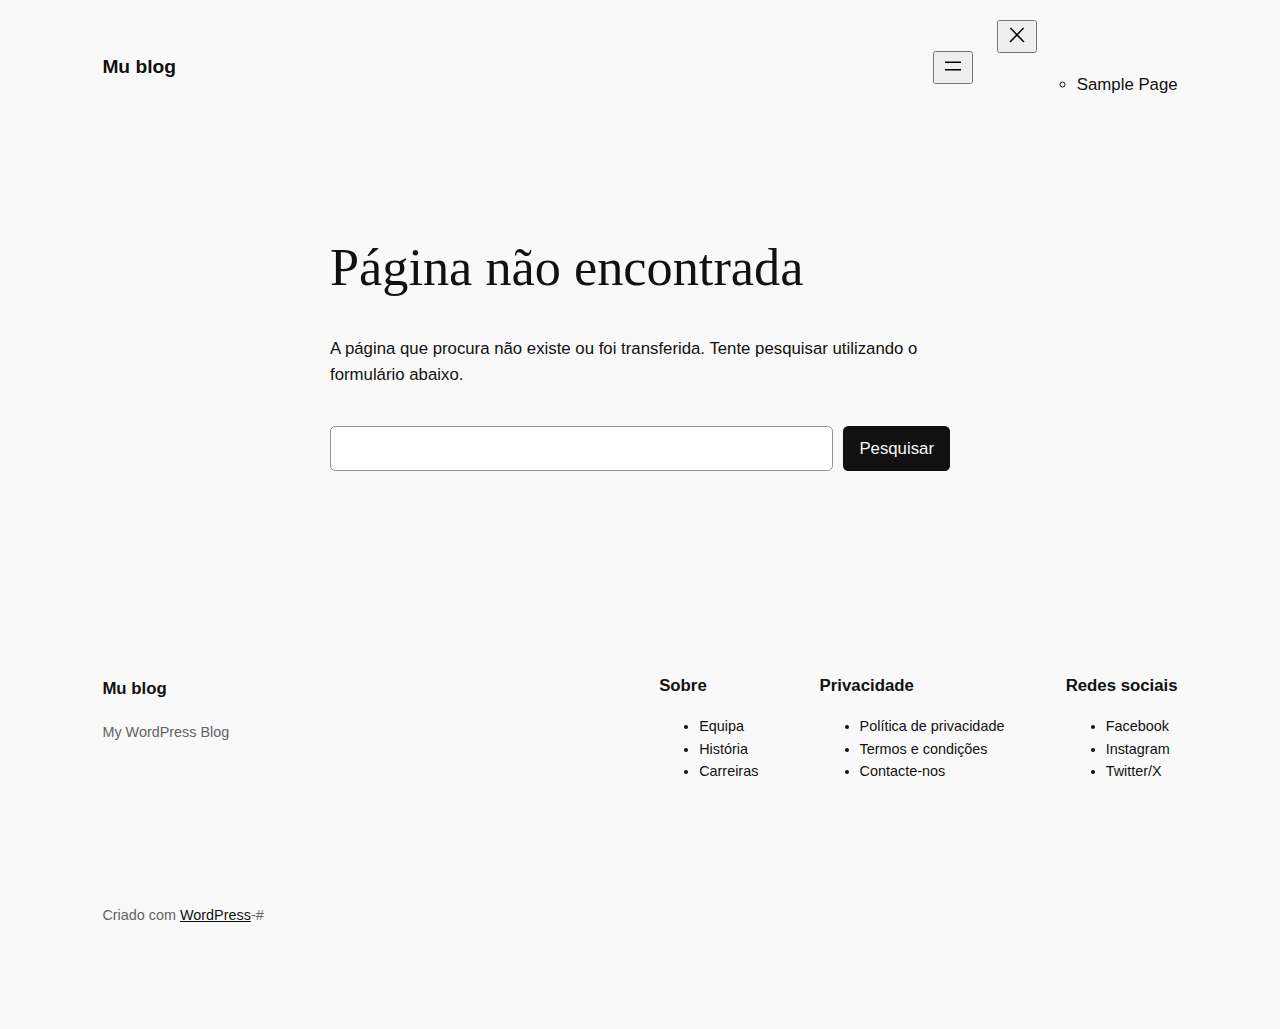
<file: spotify/avaliar/transparent.html>
<!DOCTYPE html><html lang="pt-PT"><head>
	<meta charset="UTF-8">
	<meta name="viewport" content="width=device-width, initial-scale=1">
<meta name="robots" content="max-image-preview:large">
<title>Página não encontrada  Mu blog</title>
<link rel="dns-prefetch" href="//avaliacash.online">
<link rel="alternate" type="application/rss+xml" title="Mu blog � Feed" href="https://avaliacash.online/feed/">
<link rel="alternate" type="application/rss+xml" title="Mu blog � Feed de comentários" href="https://avaliacash.online/comments/feed/">
<script>
window._wpemojiSettings = {"baseUrl":"https:\/\/s.w.org\/images\/core\/emoji\/15.0.3\/72x72\/","ext":".png","svgUrl":"https:\/\/s.w.org\/images\/core\/emoji\/15.0.3\/svg\/","svgExt":".svg","source":{"concatemoji":"https:\/\/avaliacash.online\/wp-includes\/js\/wp-emoji-release.min.js?ver=6.6.2"}};
/*! This file is auto-generated */
!function(i,n){var o,s,e;function c(e){try{var t={supportTests:e,timestamp:(new Date).valueOf()};sessionStorage.setItem(o,JSON.stringify(t))}catch(e){}}function p(e,t,n){e.clearRect(0,0,e.canvas.width,e.canvas.height),e.fillText(t,0,0);var t=new Uint32Array(e.getImageData(0,0,e.canvas.width,e.canvas.height).data),r=(e.clearRect(0,0,e.canvas.width,e.canvas.height),e.fillText(n,0,0),new Uint32Array(e.getImageData(0,0,e.canvas.width,e.canvas.height).data));return t.every(function(e,t){return e===r[t]})}function u(e,t,n){switch(t){case"flag":return n(e,"\ud83c\udff3\ufe0f\u200d\u26a7\ufe0f","\ud83c\udff3\ufe0f\u200b\u26a7\ufe0f")?!1:!n(e,"\ud83c\uddfa\ud83c\uddf3","\ud83c\uddfa\u200b\ud83c\uddf3")&&!n(e,"\ud83c\udff4\udb40\udc67\udb40\udc62\udb40\udc65\udb40\udc6e\udb40\udc67\udb40\udc7f","\ud83c\udff4\u200b\udb40\udc67\u200b\udb40\udc62\u200b\udb40\udc65\u200b\udb40\udc6e\u200b\udb40\udc67\u200b\udb40\udc7f");case"emoji":return!n(e,"\ud83d\udc26\u200d\u2b1b","\ud83d\udc26\u200b\u2b1b")}return!1}function f(e,t,n){var r="undefined"!=typeof WorkerGlobalScope&&self instanceof WorkerGlobalScope?new OffscreenCanvas(300,150):i.createElement("canvas"),a=r.getContext("2d",{willReadFrequently:!0}),o=(a.textBaseline="top",a.font="600 32px Arial",{});return e.forEach(function(e){o[e]=t(a,e,n)}),o}function t(e){var t=i.createElement("script");t.src=e,t.defer=!0,i.head.appendChild(t)}"undefined"!=typeof Promise&&(o="wpEmojiSettingsSupports",s=["flag","emoji"],n.supports={everything:!0,everythingExceptFlag:!0},e=new Promise(function(e){i.addEventListener("DOMContentLoaded",e,{once:!0})}),new Promise(function(t){var n=function(){try{var e=JSON.parse(sessionStorage.getItem(o));if("object"==typeof e&&"number"==typeof e.timestamp&&(new Date).valueOf()<e.timestamp+604800&&"object"==typeof e.supportTests)return e.supportTests}catch(e){}return null}();if(!n){if("undefined"!=typeof Worker&&"undefined"!=typeof OffscreenCanvas&&"undefined"!=typeof URL&&URL.createObjectURL&&"undefined"!=typeof Blob)try{var e="postMessage("+f.toString()+"("+[JSON.stringify(s),u.toString(),p.toString()].join(",")+"));",r=new Blob([e],{type:"text/javascript"}),a=new Worker(URL.createObjectURL(r),{name:"wpTestEmojiSupports"});return void(a.onmessage=function(e){c(n=e.data),a.terminate(),t(n)})}catch(e){}c(n=f(s,u,p))}t(n)}).then(function(e){for(var t in e)n.supports[t]=e[t],n.supports.everything=n.supports.everything&&n.supports[t],"flag"!==t&&(n.supports.everythingExceptFlag=n.supports.everythingExceptFlag&&n.supports[t]);n.supports.everythingExceptFlag=n.supports.everythingExceptFlag&&!n.supports.flag,n.DOMReady=!1,n.readyCallback=function(){n.DOMReady=!0}}).then(function(){return e}).then(function(){var e;n.supports.everything||(n.readyCallback(),(e=n.source||{}).concatemoji?t(e.concatemoji):e.wpemoji&&e.twemoji&&(t(e.twemoji),t(e.wpemoji)))}))}((window,document),window._wpemojiSettings);
</script>
<style id="wp-block-site-logo-inline-css">
.wp-block-site-logo{box-sizing:border-box;line-height:0}.wp-block-site-logo a{display:inline-block;line-height:0}.wp-block-site-logo.is-default-size img{height:auto;width:120px}.wp-block-site-logo img{height:auto;max-width:100%}.wp-block-site-logo a,.wp-block-site-logo img{border-radius:inherit}.wp-block-site-logo.aligncenter{margin-left:auto;margin-right:auto;text-align:center}:root :where(.wp-block-site-logo.is-style-rounded){border-radius:9999px}
</style>
<style id="wp-block-site-title-inline-css">
:root :where(.wp-block-site-title a){color:inherit}
</style>
<style id="wp-block-group-inline-css">
.wp-block-group{box-sizing:border-box}:where(.wp-block-group.wp-block-group-is-layout-constrained){position:relative}
</style>
<style id="wp-block-page-list-inline-css">
.wp-block-navigation .wp-block-page-list{align-items:var(--navigation-layout-align,initial);background-color:inherit;display:flex;flex-direction:var(--navigation-layout-direction,initial);flex-wrap:var(--navigation-layout-wrap,wrap);justify-content:var(--navigation-layout-justify,initial)}.wp-block-navigation .wp-block-navigation-item{background-color:inherit}
</style>
<link rel="stylesheet" id="wp-block-navigation-css" href="https://avaliacash.online/wp-includes/blocks/navigation/style.min.css?ver=6.6.2" media="all">
<style id="wp-block-heading-inline-css">
h1.has-background,h2.has-background,h3.has-background,h4.has-background,h5.has-background,h6.has-background{padding:1.25em 2.375em}h1.has-text-align-left[style*=writing-mode]:where([style*=vertical-lr]),h1.has-text-align-right[style*=writing-mode]:where([style*=vertical-rl]),h2.has-text-align-left[style*=writing-mode]:where([style*=vertical-lr]),h2.has-text-align-right[style*=writing-mode]:where([style*=vertical-rl]),h3.has-text-align-left[style*=writing-mode]:where([style*=vertical-lr]),h3.has-text-align-right[style*=writing-mode]:where([style*=vertical-rl]),h4.has-text-align-left[style*=writing-mode]:where([style*=vertical-lr]),h4.has-text-align-right[style*=writing-mode]:where([style*=vertical-rl]),h5.has-text-align-left[style*=writing-mode]:where([style*=vertical-lr]),h5.has-text-align-right[style*=writing-mode]:where([style*=vertical-rl]),h6.has-text-align-left[style*=writing-mode]:where([style*=vertical-lr]),h6.has-text-align-right[style*=writing-mode]:where([style*=vertical-rl]){rotate:180deg}

				.is-style-asterisk:before {
					content: '';
					width: 1.5rem;
					height: 3rem;
					background: var(--wp--preset--color--contrast-2, currentColor);
					clip-path: path('M11.93.684v8.039l5.633-5.633 1.216 1.23-5.66 5.66h8.04v1.737H13.2l5.701 5.701-1.23 1.23-5.742-5.742V21h-1.737v-8.094l-5.77 5.77-1.23-1.217 5.743-5.742H.842V9.98h8.162l-5.701-5.7 1.23-1.231 5.66 5.66V.684h1.737Z');
					display: block;
				}

				/* Hide the asterisk if the heading has no content, to avoid using empty headings to display the asterisk only, which is an A11Y issue */
				.is-style-asterisk:empty:before {
					content: none;
				}

				.is-style-asterisk:-moz-only-whitespace:before {
					content: none;
				}

				.is-style-asterisk.has-text-align-center:before {
					margin: 0 auto;
				}

				.is-style-asterisk.has-text-align-right:before {
					margin-left: auto;
				}

				.rtl .is-style-asterisk.has-text-align-left:before {
					margin-right: auto;
				}
</style>
<style id="wp-block-paragraph-inline-css">
.is-small-text{font-size:.875em}.is-regular-text{font-size:1em}.is-large-text{font-size:2.25em}.is-larger-text{font-size:3em}.has-drop-cap:not(:focus):first-letter{float:left;font-size:8.4em;font-style:normal;font-weight:100;line-height:.68;margin:.05em .1em 0 0;text-transform:uppercase}body.rtl .has-drop-cap:not(:focus):first-letter{float:none;margin-left:.1em}p.has-drop-cap.has-background{overflow:hidden}:root :where(p.has-background){padding:1.25em 2.375em}:where(p.has-text-color:not(.has-link-color)) a{color:inherit}p.has-text-align-left[style*="writing-mode:vertical-lr"],p.has-text-align-right[style*="writing-mode:vertical-rl"]{rotate:180deg}
</style>
<style id="wp-block-search-inline-css">
.wp-block-search__button{margin-left:10px;word-break:normal}.wp-block-search__button.has-icon{line-height:0}.wp-block-search__button svg{height:1.25em;min-height:24px;min-width:24px;width:1.25em;fill:currentColor;vertical-align:text-bottom}:where(.wp-block-search__button){border:1px solid #ccc;padding:6px 10px}.wp-block-search__inside-wrapper{display:flex;flex:auto;flex-wrap:nowrap;max-width:100%}.wp-block-search__label{width:100%}.wp-block-search__input{appearance:none;border:1px solid #949494;flex-grow:1;margin-left:0;margin-right:0;min-width:3rem;padding:8px;text-decoration:unset!important}.wp-block-search.wp-block-search__button-only .wp-block-search__button{flex-shrink:0;margin-left:0;max-width:100%}.wp-block-search.wp-block-search__button-only .wp-block-search__button[aria-expanded=true]{max-width:calc(100% - 100px)}.wp-block-search.wp-block-search__button-only .wp-block-search__inside-wrapper{min-width:0!important;transition-property:width}.wp-block-search.wp-block-search__button-only .wp-block-search__input{flex-basis:100%;transition-duration:.3s}.wp-block-search.wp-block-search__button-only.wp-block-search__searchfield-hidden,.wp-block-search.wp-block-search__button-only.wp-block-search__searchfield-hidden .wp-block-search__inside-wrapper{overflow:hidden}.wp-block-search.wp-block-search__button-only.wp-block-search__searchfield-hidden .wp-block-search__input{border-left-width:0!important;border-right-width:0!important;flex-basis:0;flex-grow:0;margin:0;min-width:0!important;padding-left:0!important;padding-right:0!important;width:0!important}:where(.wp-block-search__input){font-family:inherit;font-size:inherit;font-style:inherit;font-weight:inherit;letter-spacing:inherit;line-height:inherit;text-transform:inherit}:where(.wp-block-search__button-inside .wp-block-search__inside-wrapper){border:1px solid #949494;box-sizing:border-box;padding:4px}:where(.wp-block-search__button-inside .wp-block-search__inside-wrapper) .wp-block-search__input{border:none;border-radius:0;padding:0 4px}:where(.wp-block-search__button-inside .wp-block-search__inside-wrapper) .wp-block-search__input:focus{outline:none}:where(.wp-block-search__button-inside .wp-block-search__inside-wrapper) :where(.wp-block-search__button){padding:4px 8px}.wp-block-search.aligncenter .wp-block-search__inside-wrapper{margin:auto}.wp-block[data-align=right] .wp-block-search.wp-block-search__button-only .wp-block-search__inside-wrapper{float:right}
</style>
<style id="wp-block-navigation-link-inline-css">
.wp-block-navigation .wp-block-navigation-item__label{overflow-wrap:break-word}.wp-block-navigation .wp-block-navigation-item__description{display:none}.link-ui-tools{border-top:1px solid #f0f0f0;padding:8px}.link-ui-block-inserter{padding-top:8px}.link-ui-block-inserter__back{margin-left:8px;text-transform:uppercase}

				.is-style-arrow-link .wp-block-navigation-item__label:after {
					content: "\2197";
					padding-inline-start: 0.25rem;
					vertical-align: middle;
					text-decoration: none;
					display: inline-block;
				}
</style>
<style id="wp-block-columns-inline-css">
.wp-block-columns{align-items:normal!important;box-sizing:border-box;display:flex;flex-wrap:wrap!important}@media (min-width:782px){.wp-block-columns{flex-wrap:nowrap!important}}.wp-block-columns.are-vertically-aligned-top{align-items:flex-start}.wp-block-columns.are-vertically-aligned-center{align-items:center}.wp-block-columns.are-vertically-aligned-bottom{align-items:flex-end}@media (max-width:781px){.wp-block-columns:not(.is-not-stacked-on-mobile)>.wp-block-column{flex-basis:100%!important}}@media (min-width:782px){.wp-block-columns:not(.is-not-stacked-on-mobile)>.wp-block-column{flex-basis:0;flex-grow:1}.wp-block-columns:not(.is-not-stacked-on-mobile)>.wp-block-column[style*=flex-basis]{flex-grow:0}}.wp-block-columns.is-not-stacked-on-mobile{flex-wrap:nowrap!important}.wp-block-columns.is-not-stacked-on-mobile>.wp-block-column{flex-basis:0;flex-grow:1}.wp-block-columns.is-not-stacked-on-mobile>.wp-block-column[style*=flex-basis]{flex-grow:0}:where(.wp-block-columns){margin-bottom:1.75em}:where(.wp-block-columns.has-background){padding:1.25em 2.375em}.wp-block-column{flex-grow:1;min-width:0;overflow-wrap:break-word;word-break:break-word}.wp-block-column.is-vertically-aligned-top{align-self:flex-start}.wp-block-column.is-vertically-aligned-center{align-self:center}.wp-block-column.is-vertically-aligned-bottom{align-self:flex-end}.wp-block-column.is-vertically-aligned-stretch{align-self:stretch}.wp-block-column.is-vertically-aligned-bottom,.wp-block-column.is-vertically-aligned-center,.wp-block-column.is-vertically-aligned-top{width:100%}
</style>
<style id="wp-emoji-styles-inline-css">

	img.wp-smiley, img.emoji {
		display: inline !important;
		border: none !important;
		box-shadow: none !important;
		height: 1em !important;
		width: 1em !important;
		margin: 0 0.07em !important;
		vertical-align: -0.1em !important;
		background: none !important;
		padding: 0 !important;
	}
</style>
<style id="wp-block-library-inline-css">
:root{--wp-admin-theme-color:#007cba;--wp-admin-theme-color--rgb:0,124,186;--wp-admin-theme-color-darker-10:#006ba1;--wp-admin-theme-color-darker-10--rgb:0,107,161;--wp-admin-theme-color-darker-20:#005a87;--wp-admin-theme-color-darker-20--rgb:0,90,135;--wp-admin-border-width-focus:2px;--wp-block-synced-color:#7a00df;--wp-block-synced-color--rgb:122,0,223;--wp-bound-block-color:var(--wp-block-synced-color)}@media (min-resolution:192dpi){:root{--wp-admin-border-width-focus:1.5px}}.wp-element-button{cursor:pointer}:root{--wp--preset--font-size--normal:16px;--wp--preset--font-size--huge:42px}:root .has-very-light-gray-background-color{background-color:#eee}:root .has-very-dark-gray-background-color{background-color:#313131}:root .has-very-light-gray-color{color:#eee}:root .has-very-dark-gray-color{color:#313131}:root .has-vivid-green-cyan-to-vivid-cyan-blue-gradient-background{background:linear-gradient(135deg,#00d084,#0693e3)}:root .has-purple-crush-gradient-background{background:linear-gradient(135deg,#34e2e4,#4721fb 50%,#ab1dfe)}:root .has-hazy-dawn-gradient-background{background:linear-gradient(135deg,#faaca8,#dad0ec)}:root .has-subdued-olive-gradient-background{background:linear-gradient(135deg,#fafae1,#67a671)}:root .has-atomic-cream-gradient-background{background:linear-gradient(135deg,#fdd79a,#004a59)}:root .has-nightshade-gradient-background{background:linear-gradient(135deg,#330968,#31cdcf)}:root .has-midnight-gradient-background{background:linear-gradient(135deg,#020381,#2874fc)}.has-regular-font-size{font-size:1em}.has-larger-font-size{font-size:2.625em}.has-normal-font-size{font-size:var(--wp--preset--font-size--normal)}.has-huge-font-size{font-size:var(--wp--preset--font-size--huge)}.has-text-align-center{text-align:center}.has-text-align-left{text-align:left}.has-text-align-right{text-align:right}#end-resizable-editor-section{display:none}.aligncenter{clear:both}.items-justified-left{justify-content:flex-start}.items-justified-center{justify-content:center}.items-justified-right{justify-content:flex-end}.items-justified-space-between{justify-content:space-between}.screen-reader-text{border:0;clip:rect(1px,1px,1px,1px);clip-path:inset(50%);height:1px;margin:-1px;overflow:hidden;padding:0;position:absolute;width:1px;word-wrap:normal!important}.screen-reader-text:focus{background-color:#ddd;clip:auto!important;clip-path:none;color:#444;display:block;font-size:1em;height:auto;left:5px;line-height:normal;padding:15px 23px 14px;text-decoration:none;top:5px;width:auto;z-index:100000}html :where(.has-border-color){border-style:solid}html :where([style*=border-top-color]){border-top-style:solid}html :where([style*=border-right-color]){border-right-style:solid}html :where([style*=border-bottom-color]){border-bottom-style:solid}html :where([style*=border-left-color]){border-left-style:solid}html :where([style*=border-width]){border-style:solid}html :where([style*=border-top-width]){border-top-style:solid}html :where([style*=border-right-width]){border-right-style:solid}html :where([style*=border-bottom-width]){border-bottom-style:solid}html :where([style*=border-left-width]){border-left-style:solid}html :where(img[class*=wp-image-]){height:auto;max-width:100%}:where(figure){margin:0 0 1em}html :where(.is-position-sticky){--wp-admin--admin-bar--position-offset:var(--wp-admin--admin-bar--height,0px)}@media screen and (max-width:600px){html :where(.is-position-sticky){--wp-admin--admin-bar--position-offset:0px}}
</style>
<style id="global-styles-inline-css">
:root{--wp--preset--aspect-ratio--square: 1;--wp--preset--aspect-ratio--4-3: 4/3;--wp--preset--aspect-ratio--3-4: 3/4;--wp--preset--aspect-ratio--3-2: 3/2;--wp--preset--aspect-ratio--2-3: 2/3;--wp--preset--aspect-ratio--16-9: 16/9;--wp--preset--aspect-ratio--9-16: 9/16;--wp--preset--color--black: #000000;--wp--preset--color--cyan-bluish-gray: #abb8c3;--wp--preset--color--white: #ffffff;--wp--preset--color--pale-pink: #f78da7;--wp--preset--color--vivid-red: #cf2e2e;--wp--preset--color--luminous-vivid-orange: #ff6900;--wp--preset--color--luminous-vivid-amber: #fcb900;--wp--preset--color--light-green-cyan: #7bdcb5;--wp--preset--color--vivid-green-cyan: #00d084;--wp--preset--color--pale-cyan-blue: #8ed1fc;--wp--preset--color--vivid-cyan-blue: #0693e3;--wp--preset--color--vivid-purple: #9b51e0;--wp--preset--color--base: #f9f9f9;--wp--preset--color--base-2: #ffffff;--wp--preset--color--contrast: #111111;--wp--preset--color--contrast-2: #636363;--wp--preset--color--contrast-3: #A4A4A4;--wp--preset--color--accent: #cfcabe;--wp--preset--color--accent-2: #c2a990;--wp--preset--color--accent-3: #d8613c;--wp--preset--color--accent-4: #b1c5a4;--wp--preset--color--accent-5: #b5bdbc;--wp--preset--gradient--vivid-cyan-blue-to-vivid-purple: linear-gradient(135deg,rgba(6,147,227,1) 0%,rgb(155,81,224) 100%);--wp--preset--gradient--light-green-cyan-to-vivid-green-cyan: linear-gradient(135deg,rgb(122,220,180) 0%,rgb(0,208,130) 100%);--wp--preset--gradient--luminous-vivid-amber-to-luminous-vivid-orange: linear-gradient(135deg,rgba(252,185,0,1) 0%,rgba(255,105,0,1) 100%);--wp--preset--gradient--luminous-vivid-orange-to-vivid-red: linear-gradient(135deg,rgba(255,105,0,1) 0%,rgb(207,46,46) 100%);--wp--preset--gradient--very-light-gray-to-cyan-bluish-gray: linear-gradient(135deg,rgb(238,238,238) 0%,rgb(169,184,195) 100%);--wp--preset--gradient--cool-to-warm-spectrum: linear-gradient(135deg,rgb(74,234,220) 0%,rgb(151,120,209) 20%,rgb(207,42,186) 40%,rgb(238,44,130) 60%,rgb(251,105,98) 80%,rgb(254,248,76) 100%);--wp--preset--gradient--blush-light-purple: linear-gradient(135deg,rgb(255,206,236) 0%,rgb(152,150,240) 100%);--wp--preset--gradient--blush-bordeaux: linear-gradient(135deg,rgb(254,205,165) 0%,rgb(254,45,45) 50%,rgb(107,0,62) 100%);--wp--preset--gradient--luminous-dusk: linear-gradient(135deg,rgb(255,203,112) 0%,rgb(199,81,192) 50%,rgb(65,88,208) 100%);--wp--preset--gradient--pale-ocean: linear-gradient(135deg,rgb(255,245,203) 0%,rgb(182,227,212) 50%,rgb(51,167,181) 100%);--wp--preset--gradient--electric-grass: linear-gradient(135deg,rgb(202,248,128) 0%,rgb(113,206,126) 100%);--wp--preset--gradient--midnight: linear-gradient(135deg,rgb(2,3,129) 0%,rgb(40,116,252) 100%);--wp--preset--gradient--gradient-1: linear-gradient(to bottom, #cfcabe 0%, #F9F9F9 100%);--wp--preset--gradient--gradient-2: linear-gradient(to bottom, #C2A990 0%, #F9F9F9 100%);--wp--preset--gradient--gradient-3: linear-gradient(to bottom, #D8613C 0%, #F9F9F9 100%);--wp--preset--gradient--gradient-4: linear-gradient(to bottom, #B1C5A4 0%, #F9F9F9 100%);--wp--preset--gradient--gradient-5: linear-gradient(to bottom, #B5BDBC 0%, #F9F9F9 100%);--wp--preset--gradient--gradient-6: linear-gradient(to bottom, #A4A4A4 0%, #F9F9F9 100%);--wp--preset--gradient--gradient-7: linear-gradient(to bottom, #cfcabe 50%, #F9F9F9 50%);--wp--preset--gradient--gradient-8: linear-gradient(to bottom, #C2A990 50%, #F9F9F9 50%);--wp--preset--gradient--gradient-9: linear-gradient(to bottom, #D8613C 50%, #F9F9F9 50%);--wp--preset--gradient--gradient-10: linear-gradient(to bottom, #B1C5A4 50%, #F9F9F9 50%);--wp--preset--gradient--gradient-11: linear-gradient(to bottom, #B5BDBC 50%, #F9F9F9 50%);--wp--preset--gradient--gradient-12: linear-gradient(to bottom, #A4A4A4 50%, #F9F9F9 50%);--wp--preset--font-size--small: 0.9rem;--wp--preset--font-size--medium: 1.05rem;--wp--preset--font-size--large: clamp(1.39rem, 1.39rem + ((1vw - 0.2rem) * 0.767), 1.85rem);--wp--preset--font-size--x-large: clamp(1.85rem, 1.85rem + ((1vw - 0.2rem) * 1.083), 2.5rem);--wp--preset--font-size--xx-large: clamp(2.5rem, 2.5rem + ((1vw - 0.2rem) * 1.283), 3.27rem);--wp--preset--font-family--body: "Inter", sans-serif;--wp--preset--font-family--heading: Cardo;--wp--preset--font-family--system-sans-serif: -apple-system, BlinkMacSystemFont, avenir next, avenir, segoe ui, helvetica neue, helvetica, Cantarell, Ubuntu, roboto, noto, arial, sans-serif;--wp--preset--font-family--system-serif: Iowan Old Style, Apple Garamond, Baskerville, Times New Roman, Droid Serif, Times, Source Serif Pro, serif, Apple Color Emoji, Segoe UI Emoji, Segoe UI Symbol;--wp--preset--spacing--20: min(1.5rem, 2vw);--wp--preset--spacing--30: min(2.5rem, 3vw);--wp--preset--spacing--40: min(4rem, 5vw);--wp--preset--spacing--50: min(6.5rem, 8vw);--wp--preset--spacing--60: min(10.5rem, 13vw);--wp--preset--spacing--70: 3.38rem;--wp--preset--spacing--80: 5.06rem;--wp--preset--spacing--10: 1rem;--wp--preset--shadow--natural: 6px 6px 9px rgba(0, 0, 0, 0.2);--wp--preset--shadow--deep: 12px 12px 50px rgba(0, 0, 0, 0.4);--wp--preset--shadow--sharp: 6px 6px 0px rgba(0, 0, 0, 0.2);--wp--preset--shadow--outlined: 6px 6px 0px -3px rgba(255, 255, 255, 1), 6px 6px rgba(0, 0, 0, 1);--wp--preset--shadow--crisp: 6px 6px 0px rgba(0, 0, 0, 1);}:root { --wp--style--global--content-size: 620px;--wp--style--global--wide-size: 1280px; }:where(body) { margin: 0; }.wp-site-blocks { padding-top: var(--wp--style--root--padding-top); padding-bottom: var(--wp--style--root--padding-bottom); }.has-global-padding { padding-right: var(--wp--style--root--padding-right); padding-left: var(--wp--style--root--padding-left); }.has-global-padding > .alignfull { margin-right: calc(var(--wp--style--root--padding-right) * -1); margin-left: calc(var(--wp--style--root--padding-left) * -1); }.has-global-padding :where(:not(.alignfull.is-layout-flow) > .has-global-padding:not(.wp-block-block, .alignfull)) { padding-right: 0; padding-left: 0; }.has-global-padding :where(:not(.alignfull.is-layout-flow) > .has-global-padding:not(.wp-block-block, .alignfull)) > .alignfull { margin-left: 0; margin-right: 0; }.wp-site-blocks > .alignleft { float: left; margin-right: 2em; }.wp-site-blocks > .alignright { float: right; margin-left: 2em; }.wp-site-blocks > .aligncenter { justify-content: center; margin-left: auto; margin-right: auto; }:where(.wp-site-blocks) > * { margin-block-start: 1.2rem; margin-block-end: 0; }:where(.wp-site-blocks) > :first-child { margin-block-start: 0; }:where(.wp-site-blocks) > :last-child { margin-block-end: 0; }:root { --wp--style--block-gap: 1.2rem; }:root :where(.is-layout-flow) > :first-child{margin-block-start: 0;}:root :where(.is-layout-flow) > :last-child{margin-block-end: 0;}:root :where(.is-layout-flow) > *{margin-block-start: 1.2rem;margin-block-end: 0;}:root :where(.is-layout-constrained) > :first-child{margin-block-start: 0;}:root :where(.is-layout-constrained) > :last-child{margin-block-end: 0;}:root :where(.is-layout-constrained) > *{margin-block-start: 1.2rem;margin-block-end: 0;}:root :where(.is-layout-flex){gap: 1.2rem;}:root :where(.is-layout-grid){gap: 1.2rem;}.is-layout-flow > .alignleft{float: left;margin-inline-start: 0;margin-inline-end: 2em;}.is-layout-flow > .alignright{float: right;margin-inline-start: 2em;margin-inline-end: 0;}.is-layout-flow > .aligncenter{margin-left: auto !important;margin-right: auto !important;}.is-layout-constrained > .alignleft{float: left;margin-inline-start: 0;margin-inline-end: 2em;}.is-layout-constrained > .alignright{float: right;margin-inline-start: 2em;margin-inline-end: 0;}.is-layout-constrained > .aligncenter{margin-left: auto !important;margin-right: auto !important;}.is-layout-constrained > :where(:not(.alignleft):not(.alignright):not(.alignfull)){max-width: var(--wp--style--global--content-size);margin-left: auto !important;margin-right: auto !important;}.is-layout-constrained > .alignwide{max-width: var(--wp--style--global--wide-size);}body .is-layout-flex{display: flex;}.is-layout-flex{flex-wrap: wrap;align-items: center;}.is-layout-flex > :is(*, div){margin: 0;}body .is-layout-grid{display: grid;}.is-layout-grid > :is(*, div){margin: 0;}body{background-color: var(--wp--preset--color--base);color: var(--wp--preset--color--contrast);font-family: var(--wp--preset--font-family--body);font-size: var(--wp--preset--font-size--medium);font-style: normal;font-weight: 400;line-height: 1.55;--wp--style--root--padding-top: 0px;--wp--style--root--padding-right: var(--wp--preset--spacing--50);--wp--style--root--padding-bottom: 0px;--wp--style--root--padding-left: var(--wp--preset--spacing--50);}a:where(:not(.wp-element-button)){color: var(--wp--preset--color--contrast);text-decoration: underline;}:root :where(a:where(:not(.wp-element-button)):hover){text-decoration: none;}h1, h2, h3, h4, h5, h6{color: var(--wp--preset--color--contrast);font-family: var(--wp--preset--font-family--heading);font-weight: 400;line-height: 1.2;}h1{font-size: var(--wp--preset--font-size--xx-large);line-height: 1.15;}h2{font-size: var(--wp--preset--font-size--x-large);}h3{font-size: var(--wp--preset--font-size--large);}h4{font-size: clamp(1.1rem, 1.1rem + ((1vw - 0.2rem) * 0.767), 1.5rem);}h5{font-size: var(--wp--preset--font-size--medium);}h6{font-size: var(--wp--preset--font-size--small);}:root :where(.wp-element-button, .wp-block-button__link){background-color: var(--wp--preset--color--contrast);border-radius: .33rem;border-color: var(--wp--preset--color--contrast);border-width: 0;color: var(--wp--preset--color--base);font-family: inherit;font-size: var(--wp--preset--font-size--small);font-style: normal;font-weight: 500;line-height: inherit;padding-top: 0.6rem;padding-right: 1rem;padding-bottom: 0.6rem;padding-left: 1rem;text-decoration: none;}:root :where(.wp-element-button:hover, .wp-block-button__link:hover){background-color: var(--wp--preset--color--contrast-2);border-color: var(--wp--preset--color--contrast-2);color: var(--wp--preset--color--base);}:root :where(.wp-element-button:focus, .wp-block-button__link:focus){background-color: var(--wp--preset--color--contrast-2);border-color: var(--wp--preset--color--contrast-2);color: var(--wp--preset--color--base);outline-color: var(--wp--preset--color--contrast);outline-offset: 2px;}:root :where(.wp-element-button:active, .wp-block-button__link:active){background-color: var(--wp--preset--color--contrast);color: var(--wp--preset--color--base);}:root :where(.wp-element-caption, .wp-block-audio figcaption, .wp-block-embed figcaption, .wp-block-gallery figcaption, .wp-block-image figcaption, .wp-block-table figcaption, .wp-block-video figcaption){color: var(--wp--preset--color--contrast-2);font-family: var(--wp--preset--font-family--body);font-size: 0.8rem;}.has-black-color{color: var(--wp--preset--color--black) !important;}.has-cyan-bluish-gray-color{color: var(--wp--preset--color--cyan-bluish-gray) !important;}.has-white-color{color: var(--wp--preset--color--white) !important;}.has-pale-pink-color{color: var(--wp--preset--color--pale-pink) !important;}.has-vivid-red-color{color: var(--wp--preset--color--vivid-red) !important;}.has-luminous-vivid-orange-color{color: var(--wp--preset--color--luminous-vivid-orange) !important;}.has-luminous-vivid-amber-color{color: var(--wp--preset--color--luminous-vivid-amber) !important;}.has-light-green-cyan-color{color: var(--wp--preset--color--light-green-cyan) !important;}.has-vivid-green-cyan-color{color: var(--wp--preset--color--vivid-green-cyan) !important;}.has-pale-cyan-blue-color{color: var(--wp--preset--color--pale-cyan-blue) !important;}.has-vivid-cyan-blue-color{color: var(--wp--preset--color--vivid-cyan-blue) !important;}.has-vivid-purple-color{color: var(--wp--preset--color--vivid-purple) !important;}.has-base-color{color: var(--wp--preset--color--base) !important;}.has-base-2-color{color: var(--wp--preset--color--base-2) !important;}.has-contrast-color{color: var(--wp--preset--color--contrast) !important;}.has-contrast-2-color{color: var(--wp--preset--color--contrast-2) !important;}.has-contrast-3-color{color: var(--wp--preset--color--contrast-3) !important;}.has-accent-color{color: var(--wp--preset--color--accent) !important;}.has-accent-2-color{color: var(--wp--preset--color--accent-2) !important;}.has-accent-3-color{color: var(--wp--preset--color--accent-3) !important;}.has-accent-4-color{color: var(--wp--preset--color--accent-4) !important;}.has-accent-5-color{color: var(--wp--preset--color--accent-5) !important;}.has-black-background-color{background-color: var(--wp--preset--color--black) !important;}.has-cyan-bluish-gray-background-color{background-color: var(--wp--preset--color--cyan-bluish-gray) !important;}.has-white-background-color{background-color: var(--wp--preset--color--white) !important;}.has-pale-pink-background-color{background-color: var(--wp--preset--color--pale-pink) !important;}.has-vivid-red-background-color{background-color: var(--wp--preset--color--vivid-red) !important;}.has-luminous-vivid-orange-background-color{background-color: var(--wp--preset--color--luminous-vivid-orange) !important;}.has-luminous-vivid-amber-background-color{background-color: var(--wp--preset--color--luminous-vivid-amber) !important;}.has-light-green-cyan-background-color{background-color: var(--wp--preset--color--light-green-cyan) !important;}.has-vivid-green-cyan-background-color{background-color: var(--wp--preset--color--vivid-green-cyan) !important;}.has-pale-cyan-blue-background-color{background-color: var(--wp--preset--color--pale-cyan-blue) !important;}.has-vivid-cyan-blue-background-color{background-color: var(--wp--preset--color--vivid-cyan-blue) !important;}.has-vivid-purple-background-color{background-color: var(--wp--preset--color--vivid-purple) !important;}.has-base-background-color{background-color: var(--wp--preset--color--base) !important;}.has-base-2-background-color{background-color: var(--wp--preset--color--base-2) !important;}.has-contrast-background-color{background-color: var(--wp--preset--color--contrast) !important;}.has-contrast-2-background-color{background-color: var(--wp--preset--color--contrast-2) !important;}.has-contrast-3-background-color{background-color: var(--wp--preset--color--contrast-3) !important;}.has-accent-background-color{background-color: var(--wp--preset--color--accent) !important;}.has-accent-2-background-color{background-color: var(--wp--preset--color--accent-2) !important;}.has-accent-3-background-color{background-color: var(--wp--preset--color--accent-3) !important;}.has-accent-4-background-color{background-color: var(--wp--preset--color--accent-4) !important;}.has-accent-5-background-color{background-color: var(--wp--preset--color--accent-5) !important;}.has-black-border-color{border-color: var(--wp--preset--color--black) !important;}.has-cyan-bluish-gray-border-color{border-color: var(--wp--preset--color--cyan-bluish-gray) !important;}.has-white-border-color{border-color: var(--wp--preset--color--white) !important;}.has-pale-pink-border-color{border-color: var(--wp--preset--color--pale-pink) !important;}.has-vivid-red-border-color{border-color: var(--wp--preset--color--vivid-red) !important;}.has-luminous-vivid-orange-border-color{border-color: var(--wp--preset--color--luminous-vivid-orange) !important;}.has-luminous-vivid-amber-border-color{border-color: var(--wp--preset--color--luminous-vivid-amber) !important;}.has-light-green-cyan-border-color{border-color: var(--wp--preset--color--light-green-cyan) !important;}.has-vivid-green-cyan-border-color{border-color: var(--wp--preset--color--vivid-green-cyan) !important;}.has-pale-cyan-blue-border-color{border-color: var(--wp--preset--color--pale-cyan-blue) !important;}.has-vivid-cyan-blue-border-color{border-color: var(--wp--preset--color--vivid-cyan-blue) !important;}.has-vivid-purple-border-color{border-color: var(--wp--preset--color--vivid-purple) !important;}.has-base-border-color{border-color: var(--wp--preset--color--base) !important;}.has-base-2-border-color{border-color: var(--wp--preset--color--base-2) !important;}.has-contrast-border-color{border-color: var(--wp--preset--color--contrast) !important;}.has-contrast-2-border-color{border-color: var(--wp--preset--color--contrast-2) !important;}.has-contrast-3-border-color{border-color: var(--wp--preset--color--contrast-3) !important;}.has-accent-border-color{border-color: var(--wp--preset--color--accent) !important;}.has-accent-2-border-color{border-color: var(--wp--preset--color--accent-2) !important;}.has-accent-3-border-color{border-color: var(--wp--preset--color--accent-3) !important;}.has-accent-4-border-color{border-color: var(--wp--preset--color--accent-4) !important;}.has-accent-5-border-color{border-color: var(--wp--preset--color--accent-5) !important;}.has-vivid-cyan-blue-to-vivid-purple-gradient-background{background: var(--wp--preset--gradient--vivid-cyan-blue-to-vivid-purple) !important;}.has-light-green-cyan-to-vivid-green-cyan-gradient-background{background: var(--wp--preset--gradient--light-green-cyan-to-vivid-green-cyan) !important;}.has-luminous-vivid-amber-to-luminous-vivid-orange-gradient-background{background: var(--wp--preset--gradient--luminous-vivid-amber-to-luminous-vivid-orange) !important;}.has-luminous-vivid-orange-to-vivid-red-gradient-background{background: var(--wp--preset--gradient--luminous-vivid-orange-to-vivid-red) !important;}.has-very-light-gray-to-cyan-bluish-gray-gradient-background{background: var(--wp--preset--gradient--very-light-gray-to-cyan-bluish-gray) !important;}.has-cool-to-warm-spectrum-gradient-background{background: var(--wp--preset--gradient--cool-to-warm-spectrum) !important;}.has-blush-light-purple-gradient-background{background: var(--wp--preset--gradient--blush-light-purple) !important;}.has-blush-bordeaux-gradient-background{background: var(--wp--preset--gradient--blush-bordeaux) !important;}.has-luminous-dusk-gradient-background{background: var(--wp--preset--gradient--luminous-dusk) !important;}.has-pale-ocean-gradient-background{background: var(--wp--preset--gradient--pale-ocean) !important;}.has-electric-grass-gradient-background{background: var(--wp--preset--gradient--electric-grass) !important;}.has-midnight-gradient-background{background: var(--wp--preset--gradient--midnight) !important;}.has-gradient-1-gradient-background{background: var(--wp--preset--gradient--gradient-1) !important;}.has-gradient-2-gradient-background{background: var(--wp--preset--gradient--gradient-2) !important;}.has-gradient-3-gradient-background{background: var(--wp--preset--gradient--gradient-3) !important;}.has-gradient-4-gradient-background{background: var(--wp--preset--gradient--gradient-4) !important;}.has-gradient-5-gradient-background{background: var(--wp--preset--gradient--gradient-5) !important;}.has-gradient-6-gradient-background{background: var(--wp--preset--gradient--gradient-6) !important;}.has-gradient-7-gradient-background{background: var(--wp--preset--gradient--gradient-7) !important;}.has-gradient-8-gradient-background{background: var(--wp--preset--gradient--gradient-8) !important;}.has-gradient-9-gradient-background{background: var(--wp--preset--gradient--gradient-9) !important;}.has-gradient-10-gradient-background{background: var(--wp--preset--gradient--gradient-10) !important;}.has-gradient-11-gradient-background{background: var(--wp--preset--gradient--gradient-11) !important;}.has-gradient-12-gradient-background{background: var(--wp--preset--gradient--gradient-12) !important;}.has-small-font-size{font-size: var(--wp--preset--font-size--small) !important;}.has-medium-font-size{font-size: var(--wp--preset--font-size--medium) !important;}.has-large-font-size{font-size: var(--wp--preset--font-size--large) !important;}.has-x-large-font-size{font-size: var(--wp--preset--font-size--x-large) !important;}.has-xx-large-font-size{font-size: var(--wp--preset--font-size--xx-large) !important;}.has-body-font-family{font-family: var(--wp--preset--font-family--body) !important;}.has-heading-font-family{font-family: var(--wp--preset--font-family--heading) !important;}.has-system-sans-serif-font-family{font-family: var(--wp--preset--font-family--system-sans-serif) !important;}.has-system-serif-font-family{font-family: var(--wp--preset--font-family--system-serif) !important;}
:root :where(.wp-block-navigation){font-weight: 500;}
:root :where(.wp-block-navigation a:where(:not(.wp-element-button))){text-decoration: none;}
:root :where(.wp-block-navigation a:where(:not(.wp-element-button)):hover){text-decoration: underline;}
:root :where(.wp-block-search .wp-block-search__label, .wp-block-search .wp-block-search__input, .wp-block-search .wp-block-search__button){font-size: var(--wp--preset--font-size--small);}:root :where(.wp-block-search .wp-block-search__input){border-radius:.33rem}
:root :where(.wp-block-search .wp-element-button,.wp-block-search  .wp-block-button__link){border-radius: .33rem;}
:root :where(.wp-block-site-tagline){color: var(--wp--preset--color--contrast-2);font-size: var(--wp--preset--font-size--small);}
:root :where(.wp-block-site-title){font-family: var(--wp--preset--font-family--body);font-size: clamp(0.875rem, 0.875rem + ((1vw - 0.2rem) * 0.542), 1.2rem);font-style: normal;font-weight: 600;}
:root :where(.wp-block-site-title a:where(:not(.wp-element-button))){text-decoration: none;}
:root :where(.wp-block-site-title a:where(:not(.wp-element-button)):hover){text-decoration: none;}
:where(.wp-site-blocks *:focus){outline-width:2px;outline-style:solid}:root :where(.wp-block-calendar.wp-block-calendar table:where(:not(.has-text-color)) th){background-color:var(--wp--preset--color--contrast-2);color:var(--wp--preset--color--base);border-color:var(--wp--preset--color--contrast-2)}:root :where(.wp-block-calendar table:where(:not(.has-text-color)) td){border-color:var(--wp--preset--color--contrast-2)}:root :where(.wp-block-categories){list-style-type:none;}:root :where(.wp-block-categories li){margin-bottom: 0.5rem;}:root :where(.wp-block-post-comments-form textarea, .wp-block-post-comments-form input){border-radius:.33rem}:root :where(.wp-block-loginout input){border-radius:.33rem;padding:calc(0.667em + 2px);border:1px solid #949494;}:root :where(.wp-block-post-terms .wp-block-post-terms__prefix){color: var(--wp--preset--color--contrast-2);}:root :where(.wp-block-query-title span){font-style: italic;}:root :where(.wp-block-quote :where(p)){margin-block-start:0;margin-block-end:calc(var(--wp--preset--spacing--10) + 0.5rem);}:root :where(.wp-block-quote :where(:last-child)){margin-block-end:0;}:root :where(.wp-block-quote.has-text-align-right.is-style-plain, .rtl .is-style-plain.wp-block-quote:not(.has-text-align-center):not(.has-text-align-left)){border-width: 0 2px 0 0;padding-left:calc(var(--wp--preset--spacing--20) + 0.5rem);padding-right:calc(var(--wp--preset--spacing--20) + 0.5rem);}:root :where(.wp-block-quote.has-text-align-left.is-style-plain, body:not(.rtl) .is-style-plain.wp-block-quote:not(.has-text-align-center):not(.has-text-align-right)){border-width: 0 0 0 2px;padding-left:calc(var(--wp--preset--spacing--20) + 0.5rem);padding-right:calc(var(--wp--preset--spacing--20) + 0.5rem)}:root :where(.wp-block-search .wp-block-search__input){border-radius:.33rem}:root :where(.wp-block-separator){}:root :where(.wp-block-separator:not(.is-style-wide):not(.is-style-dots):not(.alignwide):not(.alignfull)){width: var(--wp--preset--spacing--60)}
</style>
<style id="core-block-supports-inline-css">
.wp-container-core-group-is-layout-1 > *{margin-block-start:0;margin-block-end:0;}.wp-container-core-group-is-layout-1 > * + *{margin-block-start:0px;margin-block-end:0;}.wp-container-core-group-is-layout-2{gap:var(--wp--preset--spacing--20);}.wp-container-core-navigation-is-layout-1{gap:var(--wp--preset--spacing--20);justify-content:flex-end;}.wp-container-core-group-is-layout-3{justify-content:flex-start;}.wp-container-core-group-is-layout-4{justify-content:space-between;}.wp-container-core-group-is-layout-6 > *{margin-block-start:0;margin-block-end:0;}.wp-container-core-group-is-layout-6 > * + *{margin-block-start:var(--wp--preset--spacing--30);margin-block-end:0;}.wp-container-core-group-is-layout-7{flex-direction:column;align-items:flex-start;}.wp-container-core-navigation-is-layout-2{gap:var(--wp--preset--spacing--10);flex-direction:column;align-items:flex-start;}.wp-container-core-group-is-layout-8{gap:var(--wp--preset--spacing--10);flex-direction:column;align-items:flex-start;}.wp-container-core-group-is-layout-9{flex-direction:column;align-items:stretch;}.wp-container-core-navigation-is-layout-3{gap:var(--wp--preset--spacing--10);flex-direction:column;align-items:flex-start;}.wp-container-core-group-is-layout-10{gap:var(--wp--preset--spacing--10);flex-direction:column;align-items:flex-start;}.wp-container-core-group-is-layout-11{flex-direction:column;align-items:stretch;}.wp-container-core-navigation-is-layout-4{gap:var(--wp--preset--spacing--10);flex-direction:column;align-items:flex-start;}.wp-container-core-group-is-layout-12{gap:var(--wp--preset--spacing--10);flex-direction:column;align-items:flex-start;}.wp-container-core-group-is-layout-13{flex-direction:column;align-items:stretch;}.wp-container-core-group-is-layout-14{justify-content:space-between;align-items:flex-start;}.wp-container-core-columns-is-layout-1{flex-wrap:nowrap;}.wp-elements-d62fc2a64d05466d358c2cedbc6a73eb a:where(:not(.wp-element-button)){color:var(--wp--preset--color--contrast);}
</style>
<style id="wp-block-template-skip-link-inline-css">

		.skip-link.screen-reader-text {
			border: 0;
			clip: rect(1px,1px,1px,1px);
			clip-path: inset(50%);
			height: 1px;
			margin: -1px;
			overflow: hidden;
			padding: 0;
			position: absolute !important;
			width: 1px;
			word-wrap: normal !important;
		}

		.skip-link.screen-reader-text:focus {
			background-color: #eee;
			clip: auto !important;
			clip-path: none;
			color: #444;
			display: block;
			font-size: 1em;
			height: auto;
			left: 5px;
			line-height: normal;
			padding: 15px 23px 14px;
			text-decoration: none;
			top: 5px;
			width: auto;
			z-index: 100000;
		}
</style>
<link rel="https://api.w.org/" href="https://avaliacash.online/wp-json/"><link rel="EditURI" type="application/rsd+xml" title="RSD" href="https://avaliacash.online/xmlrpc.php?rsd">
<meta name="generator" content="WordPress 6.6.2">
<script id="wp-load-polyfill-importmap">
( HTMLScriptElement.supports && HTMLScriptElement.supports("importmap") ) || document.write( '<script src="https://avaliacash.online/wp-includes/js/dist/vendor/wp-polyfill-importmap.min.js?ver=1.8.2"></scr' + 'ipt>' );
</script>
<script type="importmap" id="wp-importmap">
{"imports":{"@wordpress\/interactivity":"https:\/\/avaliacash.online\/wp-includes\/js\/dist\/interactivity.min.js?ver=6.6.2"}}
</script>
<script type="module" src="https://avaliacash.online/wp-includes/blocks/navigation/view.min.js?ver=6.6.2" id="@wordpress/block-library/navigation-js-module"></script>
<link rel="modulepreload" href="https://avaliacash.online/wp-includes/js/dist/interactivity.min.js?ver=6.6.2" id="@wordpress/interactivity-js-modulepreload"><meta name="generator" content="Elementor 3.24.7; features: e_font_icon_svg, additional_custom_breakpoints, e_optimized_control_loading, e_element_cache; settings: css_print_method-external, google_font-enabled, font_display-swap">
			<style>
				.e-con.e-parent:nth-of-type(n+4):not(.e-lazyloaded):not(.e-no-lazyload),
				.e-con.e-parent:nth-of-type(n+4):not(.e-lazyloaded):not(.e-no-lazyload) * {
					background-image: none !important;
				}
				@media screen and (max-height: 1024px) {
					.e-con.e-parent:nth-of-type(n+3):not(.e-lazyloaded):not(.e-no-lazyload),
					.e-con.e-parent:nth-of-type(n+3):not(.e-lazyloaded):not(.e-no-lazyload) * {
						background-image: none !important;
					}
				}
				@media screen and (max-height: 640px) {
					.e-con.e-parent:nth-of-type(n+2):not(.e-lazyloaded):not(.e-no-lazyload),
					.e-con.e-parent:nth-of-type(n+2):not(.e-lazyloaded):not(.e-no-lazyload) * {
						background-image: none !important;
					}
				}
			</style>
			<style id="wp-fonts-local">
@font-face{font-family:Inter;font-style:normal;font-weight:300 900;font-display:fallback;src:url('https://avaliacash.online/wp-content/themes/twentytwentyfour/assets/fonts/inter/Inter-VariableFont_slnt,wght.woff2') format('woff2');font-stretch:normal;}
@font-face{font-family:Cardo;font-style:normal;font-weight:400;font-display:fallback;src:url('https://avaliacash.online/wp-content/themes/twentytwentyfour/assets/fonts/cardo/cardo_normal_400.woff2') format('woff2');}
@font-face{font-family:Cardo;font-style:italic;font-weight:400;font-display:fallback;src:url('https://avaliacash.online/wp-content/themes/twentytwentyfour/assets/fonts/cardo/cardo_italic_400.woff2') format('woff2');}
@font-face{font-family:Cardo;font-style:normal;font-weight:700;font-display:fallback;src:url('https://avaliacash.online/wp-content/themes/twentytwentyfour/assets/fonts/cardo/cardo_normal_700.woff2') format('woff2');}
</style>
<link rel="icon" href="https://avaliacash.online/wp-content/uploads/2024/10/cropped-imagem_2024-10-16_144246372-32x32.png" sizes="32x32">
<link rel="icon" href="https://avaliacash.online/wp-content/uploads/2024/10/cropped-imagem_2024-10-16_144246372-192x192.png" sizes="192x192">
<link rel="apple-touch-icon" href="https://avaliacash.online/wp-content/uploads/2024/10/cropped-imagem_2024-10-16_144246372-180x180.png">
<meta name="msapplication-TileImage" content="https://avaliacash.online/wp-content/uploads/2024/10/cropped-imagem_2024-10-16_144246372-270x270.png">
</head>

<body data-rsssl="1" class="error404 wp-embed-responsive elementor-default elementor-kit-5">

<div class="wp-site-blocks"><header class="wp-block-template-part">
<div class="wp-block-group alignwide has-base-background-color has-background has-global-padding is-layout-constrained wp-block-group-is-layout-constrained" style="padding-top:20px;padding-bottom:20px">
	
	<div class="wp-block-group alignwide is-content-justification-space-between is-layout-flex wp-container-core-group-is-layout-4 wp-block-group-is-layout-flex">
		
		<div class="wp-block-group is-layout-flex wp-container-core-group-is-layout-2 wp-block-group-is-layout-flex">
			

			
			<div class="wp-block-group is-layout-flow wp-container-core-group-is-layout-1 wp-block-group-is-layout-flow">
				<p class="wp-block-site-title"><a href="https://avaliacash.online" target="_self" rel="home">Mu blog</a></p>
			</div>
			
		</div>
		

		
		<div class="wp-block-group is-content-justification-left is-layout-flex wp-container-core-group-is-layout-3 wp-block-group-is-layout-flex">
			<nav class="is-responsive items-justified-right wp-block-navigation is-horizontal is-content-justification-right is-layout-flex wp-container-core-navigation-is-layout-1 wp-block-navigation-is-layout-flex" aria-label="" data-wp-interactive="core/navigation" data-wp-context="{" overlayopenedby":{"click":false,"hover":false,"focus":false},"type":"overlay","roleattribute":"","arialabel":"menu"}"=""><button aria-haspopup="dialog" aria-label="Abrir menu" class="wp-block-navigation__responsive-container-open " data-wp-on-async--click="actions.openMenuOnClick" data-wp-on--keydown="actions.handleMenuKeydown"><svg width="24" height="24" xmlns="http://www.w3.org/2000/svg" viewBox="0 0 24 24" aria-hidden="true" focusable="false"><rect x="4" y="7.5" width="16" height="1.5"></rect><rect x="4" y="15" width="16" height="1.5"></rect></svg></button>
				<div class="wp-block-navigation__responsive-container  " id="modal-1" data-wp-class--has-modal-open="state.isMenuOpen" data-wp-class--is-menu-open="state.isMenuOpen" data-wp-watch="callbacks.initMenu" data-wp-on--keydown="actions.handleMenuKeydown" data-wp-on-async--focusout="actions.handleMenuFocusout" tabindex="-1">
					<div class="wp-block-navigation__responsive-close" tabindex="-1">
						<div class="wp-block-navigation__responsive-dialog" data-wp-bind--aria-modal="state.ariaModal" data-wp-bind--aria-label="state.ariaLabel" data-wp-bind--role="state.roleAttribute">
							<button aria-label="Fechar menu" class="wp-block-navigation__responsive-container-close" data-wp-on-async--click="actions.closeMenuOnClick"><svg xmlns="http://www.w3.org/2000/svg" viewBox="0 0 24 24" width="24" height="24" aria-hidden="true" focusable="false"><path d="M13 11.8l6.1-6.3-1-1-6.1 6.2-6.1-6.2-1 1 6.1 6.3-6.5 6.7 1 1 6.5-6.6 6.5 6.6 1-1z"></path></svg></button>
							<div class="wp-block-navigation__responsive-container-content" data-wp-watch="callbacks.focusFirstElement" id="modal-1-content">
								<ul class="wp-block-navigation__container is-responsive items-justified-right wp-block-navigation"><ul class="wp-block-page-list"><li class="wp-block-pages-list__item wp-block-navigation-item open-on-hover-click"><a class="wp-block-pages-list__item__link wp-block-navigation-item__content" href="https://avaliacash.online/sample-page/">Sample Page</a></li></ul></ul>
							</div>
						</div>
					</div>
				</div></nav>
		</div>
		
	</div>
	
</div>
</header>


<main class="wp-block-group has-global-padding is-layout-constrained wp-container-core-group-is-layout-6 wp-block-group-is-layout-constrained" style="margin-top:var(--wp--preset--spacing--50);margin-bottom:var(--wp--preset--spacing--50)">
	

<h1 class="wp-block-heading" id="page-not-found">Página não encontrada</h1>


<p>A página que procura não existe ou foi transferida. Tente pesquisar utilizando o formulário abaixo.</p>


<form role="search" method="get" action="https://avaliacash.online/" class="wp-block-search__button-outside wp-block-search__text-button wp-block-search"><label class="wp-block-search__label screen-reader-text" for="wp-block-search__input-2">Pesquisar</label><div class="wp-block-search__inside-wrapper "><input class="wp-block-search__input has-medium-font-size" id="wp-block-search__input-2" placeholder="" value="" type="search" name="s" required=""><button aria-label="Pesquisar" class="wp-block-search__button has-medium-font-size wp-element-button" type="submit">Pesquisar</button></div></form>


</main>


<footer class="wp-block-template-part">

<div class="wp-block-group has-global-padding is-layout-constrained wp-block-group-is-layout-constrained" style="padding-top:var(--wp--preset--spacing--50);padding-bottom:var(--wp--preset--spacing--50)">
	
	<div class="wp-block-columns alignwide is-layout-flex wp-container-core-columns-is-layout-1 wp-block-columns-is-layout-flex">
		
		<div class="wp-block-column is-layout-flow wp-block-column-is-layout-flow" style="flex-basis:30%">
			
			<div class="wp-block-group is-vertical is-layout-flex wp-container-core-group-is-layout-7 wp-block-group-is-layout-flex">
				

				<p class="wp-block-site-title has-medium-font-size"><a href="https://avaliacash.online" target="_self" rel="home">Mu blog</a></p>

				<p class="wp-block-site-tagline has-small-font-size">My WordPress Blog</p>
			</div>
			
		</div>
		

		
		<div class="wp-block-column is-layout-flow wp-block-column-is-layout-flow" style="flex-basis:20%">
		</div>
		

		
		<div class="wp-block-column is-layout-flow wp-block-column-is-layout-flow" style="flex-basis:50%">
			
			<div class="wp-block-group is-content-justification-space-between is-layout-flex wp-container-core-group-is-layout-14 wp-block-group-is-layout-flex">
				
				<div class="wp-block-group is-vertical is-content-justification-stretch is-layout-flex wp-container-core-group-is-layout-9 wp-block-group-is-layout-flex">
					
					<h2 class="wp-block-heading has-medium-font-size has-body-font-family" style="font-style:normal;font-weight:600">Sobre</h2>
					

					
					<div class="wp-block-group is-vertical is-layout-flex wp-container-core-group-is-layout-8 wp-block-group-is-layout-flex">

						<nav style="font-style:normal;font-weight:400;" class="has-small-font-size  is-vertical wp-block-navigation has-small-font-size is-layout-flex wp-container-core-navigation-is-layout-2 wp-block-navigation-is-layout-flex" aria-label="Sobre"><ul style="font-style:normal;font-weight:400;" class="wp-block-navigation__container has-small-font-size  is-vertical wp-block-navigation has-small-font-size"><li class="has-small-font-size wp-block-navigation-item wp-block-navigation-link"><a class="wp-block-navigation-item__content" href="#"><span class="wp-block-navigation-item__label">Equipa</span></a></li><li class="has-small-font-size wp-block-navigation-item wp-block-navigation-link"><a class="wp-block-navigation-item__content" href="#"><span class="wp-block-navigation-item__label">História</span></a></li><li class="has-small-font-size wp-block-navigation-item wp-block-navigation-link"><a class="wp-block-navigation-item__content" href="#"><span class="wp-block-navigation-item__label">Carreiras</span></a></li></ul></nav>

					</div>
					
				</div>

				

				
				<div class="wp-block-group is-vertical is-content-justification-stretch is-layout-flex wp-container-core-group-is-layout-11 wp-block-group-is-layout-flex">
					
					<h2 class="wp-block-heading has-medium-font-size has-body-font-family" style="font-style:normal;font-weight:600">Privacidade</h2>
					

					
					<div class="wp-block-group is-vertical is-layout-flex wp-container-core-group-is-layout-10 wp-block-group-is-layout-flex">

						<nav style="font-style:normal;font-weight:400;" class="has-small-font-size  is-vertical wp-block-navigation has-small-font-size is-layout-flex wp-container-core-navigation-is-layout-3 wp-block-navigation-is-layout-flex" aria-label="Privacidade"><ul style="font-style:normal;font-weight:400;" class="wp-block-navigation__container has-small-font-size  is-vertical wp-block-navigation has-small-font-size"><li class="has-small-font-size wp-block-navigation-item wp-block-navigation-link"><a class="wp-block-navigation-item__content" href="#"><span class="wp-block-navigation-item__label">Política de privacidade</span></a></li><li class="has-small-font-size wp-block-navigation-item wp-block-navigation-link"><a class="wp-block-navigation-item__content" href="#"><span class="wp-block-navigation-item__label">Termos e condições</span></a></li><li class="has-small-font-size wp-block-navigation-item wp-block-navigation-link"><a class="wp-block-navigation-item__content" href="#"><span class="wp-block-navigation-item__label">Contacte-nos</span></a></li></ul></nav>

					</div>
					
				</div>
				

				
				<div class="wp-block-group is-vertical is-content-justification-stretch is-layout-flex wp-container-core-group-is-layout-13 wp-block-group-is-layout-flex">
					
					<h2 class="wp-block-heading has-medium-font-size has-body-font-family" style="font-style:normal;font-weight:600">Redes sociais</h2>
					

					
					<div class="wp-block-group is-vertical is-layout-flex wp-container-core-group-is-layout-12 wp-block-group-is-layout-flex">

						<nav style="font-style:normal;font-weight:400;" class="has-small-font-size  is-vertical wp-block-navigation has-small-font-size is-layout-flex wp-container-core-navigation-is-layout-4 wp-block-navigation-is-layout-flex" aria-label="Redes sociais"><ul style="font-style:normal;font-weight:400;" class="wp-block-navigation__container has-small-font-size  is-vertical wp-block-navigation has-small-font-size"><li class="has-small-font-size wp-block-navigation-item wp-block-navigation-link"><a class="wp-block-navigation-item__content" href="#"><span class="wp-block-navigation-item__label">Facebook</span></a></li><li class="has-small-font-size wp-block-navigation-item wp-block-navigation-link"><a class="wp-block-navigation-item__content" href="#"><span class="wp-block-navigation-item__label">Instagram</span></a></li><li class="has-small-font-size wp-block-navigation-item wp-block-navigation-link"><a class="wp-block-navigation-item__content" href="#"><span class="wp-block-navigation-item__label">Twitter/X</span></a></li></ul></nav>

					</div>
					
				</div>
				
			</div>
			
		</div>
		
	</div>
	

	
	<div class="wp-block-group alignwide is-layout-flow wp-block-group-is-layout-flow" style="padding-top:var(--wp--preset--spacing--50);padding-bottom:0">
		
		<p class="has-contrast-2-color has-text-color has-link-color has-small-font-size wp-elements-d62fc2a64d05466d358c2cedbc6a73eb">
		Criado com <a href="https://pt.wordpress.org" rel="nofollow">WordPress</a>-#
		</p>
		
	</div>
	
</div>


</footer>
</div>
			<script type="text/javascript">
				const lazyloadRunObserver = () => {
					const lazyloadBackgrounds = document.querySelectorAll( `.e-con.e-parent:not(.e-lazyloaded)` );
					const lazyloadBackgroundObserver = new IntersectionObserver( ( entries ) => {
						entries.forEach( ( entry ) => {
							if ( entry.isIntersecting ) {
								let lazyloadBackground = entry.target;
								if( lazyloadBackground ) {
									lazyloadBackground.classList.add( 'e-lazyloaded' );
								}
								lazyloadBackgroundObserver.unobserve( entry.target );
							}
						});
					}, { rootMargin: '200px 0px 200px 0px' } );
					lazyloadBackgrounds.forEach( ( lazyloadBackground ) => {
						lazyloadBackgroundObserver.observe( lazyloadBackground );
					} );
				};
				const events = [
					'DOMContentLoaded',
					'elementor/lazyload/observe',
				];
				events.forEach( ( event ) => {
					document.addEventListener( event, lazyloadRunObserver );
				} );
			</script>
			<script id="wp-block-template-skip-link-js-after">
	( function() {
		var skipLinkTarget = document.querySelector( 'main' ),
			sibling,
			skipLinkTargetID,
			skipLink;

		// Early exit if a skip-link target can't be located.
		if ( ! skipLinkTarget ) {
			return;
		}

		/*
		 * Get the site wrapper.
		 * The skip-link will be injected in the beginning of it.
		 */
		sibling = document.querySelector( '.wp-site-blocks' );

		// Early exit if the root element was not found.
		if ( ! sibling ) {
			return;
		}

		// Get the skip-link target's ID, and generate one if it doesn't exist.
		skipLinkTargetID = skipLinkTarget.id;
		if ( ! skipLinkTargetID ) {
			skipLinkTargetID = 'wp--skip-link--target';
			skipLinkTarget.id = skipLinkTargetID;
		}

		// Create the skip link.
		skipLink = document.createElement( 'a' );
		skipLink.classList.add( 'skip-link', 'screen-reader-text' );
		skipLink.href = '#' + skipLinkTargetID;
		skipLink.innerHTML = 'Saltar para o conteúdo';

		// Inject the skip link.
		sibling.parentElement.insertBefore( skipLink, sibling );
	}() );
	
</script>




</body></html><!-- Page cached by LiteSpeed Cache 6.5.1 on 2024-11-12 13:50:09 -->
</file>
<file: up1/css/styles.css>
body {
    font-family: Arial, sans-serif;
    margin: 0;
    display: flex;
    justify-content: center;
    align-items: center;
    height: 100vh;
    background: url("../images/spoti.jpg") no-repeat center center fixed;
    background-size: cover; /* Faz a imagem preencher a tela */
}

.container {
    background-color: rgba(0, 0, 0, 0.5); /* Preto com 50% de transparência */
    padding: 20px;
    border-radius: 10px;
    box-shadow: 0 0 10px #f5f3f31a;
    max-width: 400px;
    text-align: center;
}

.header {
    background-color: #0bee8f;
    color: white;
    font-weight: bold;
    padding: 10px;
    border-radius: 10px 10px 0 0;
}

.content {
    padding: 20px;
}

h1 {
    color: #19b455;
    margin-bottom: 0;
}

.progress-bar {
    background-color: #f0f0f0;
    border-radius: 20px;
    margin: 20px 0;
    position: relative;
}

.progress {
    background-color: #1ae95f;
    height: 20px;
    border-radius: 20px 0 0 20px;
}

.progress-bar span {
    position: absolute;
    top: 0;
    left: 50%;
    transform: translateX(-50%);
    font-weight: bold;
}

button {
    background-color: #0c6337;
    color: white;
    border: none;
    padding: 10px 20px;
    font-size: 16px;
    border-radius: 5px;
    cursor: pointer;
    margin: 20px 0;
}

button:hover {
    background-color: #19b455;
}

.faq {
    text-align: left;
}

.faq h2 {
    color: #19bd5d;
    margin-top: 0;
}

strong {
    color: #16b931;
}


p {
    color: #fbfffc;
}
</file>
